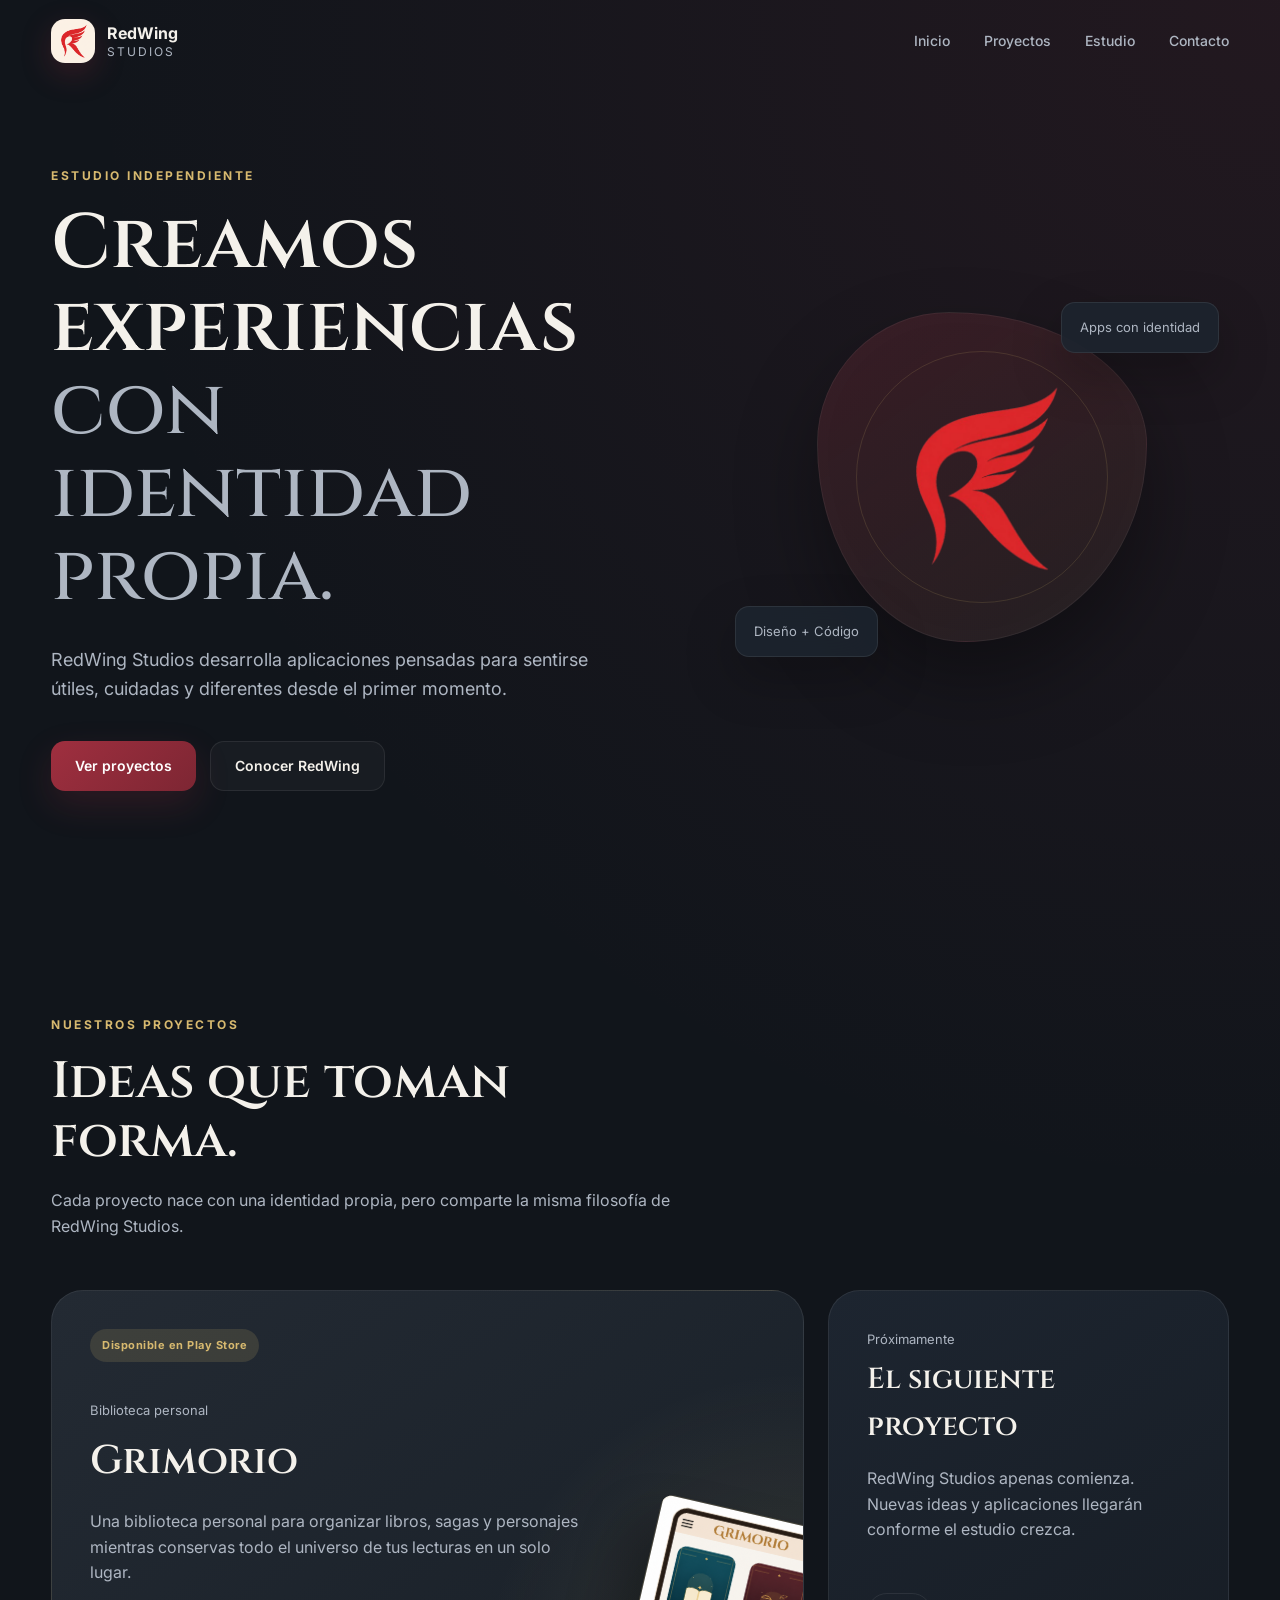
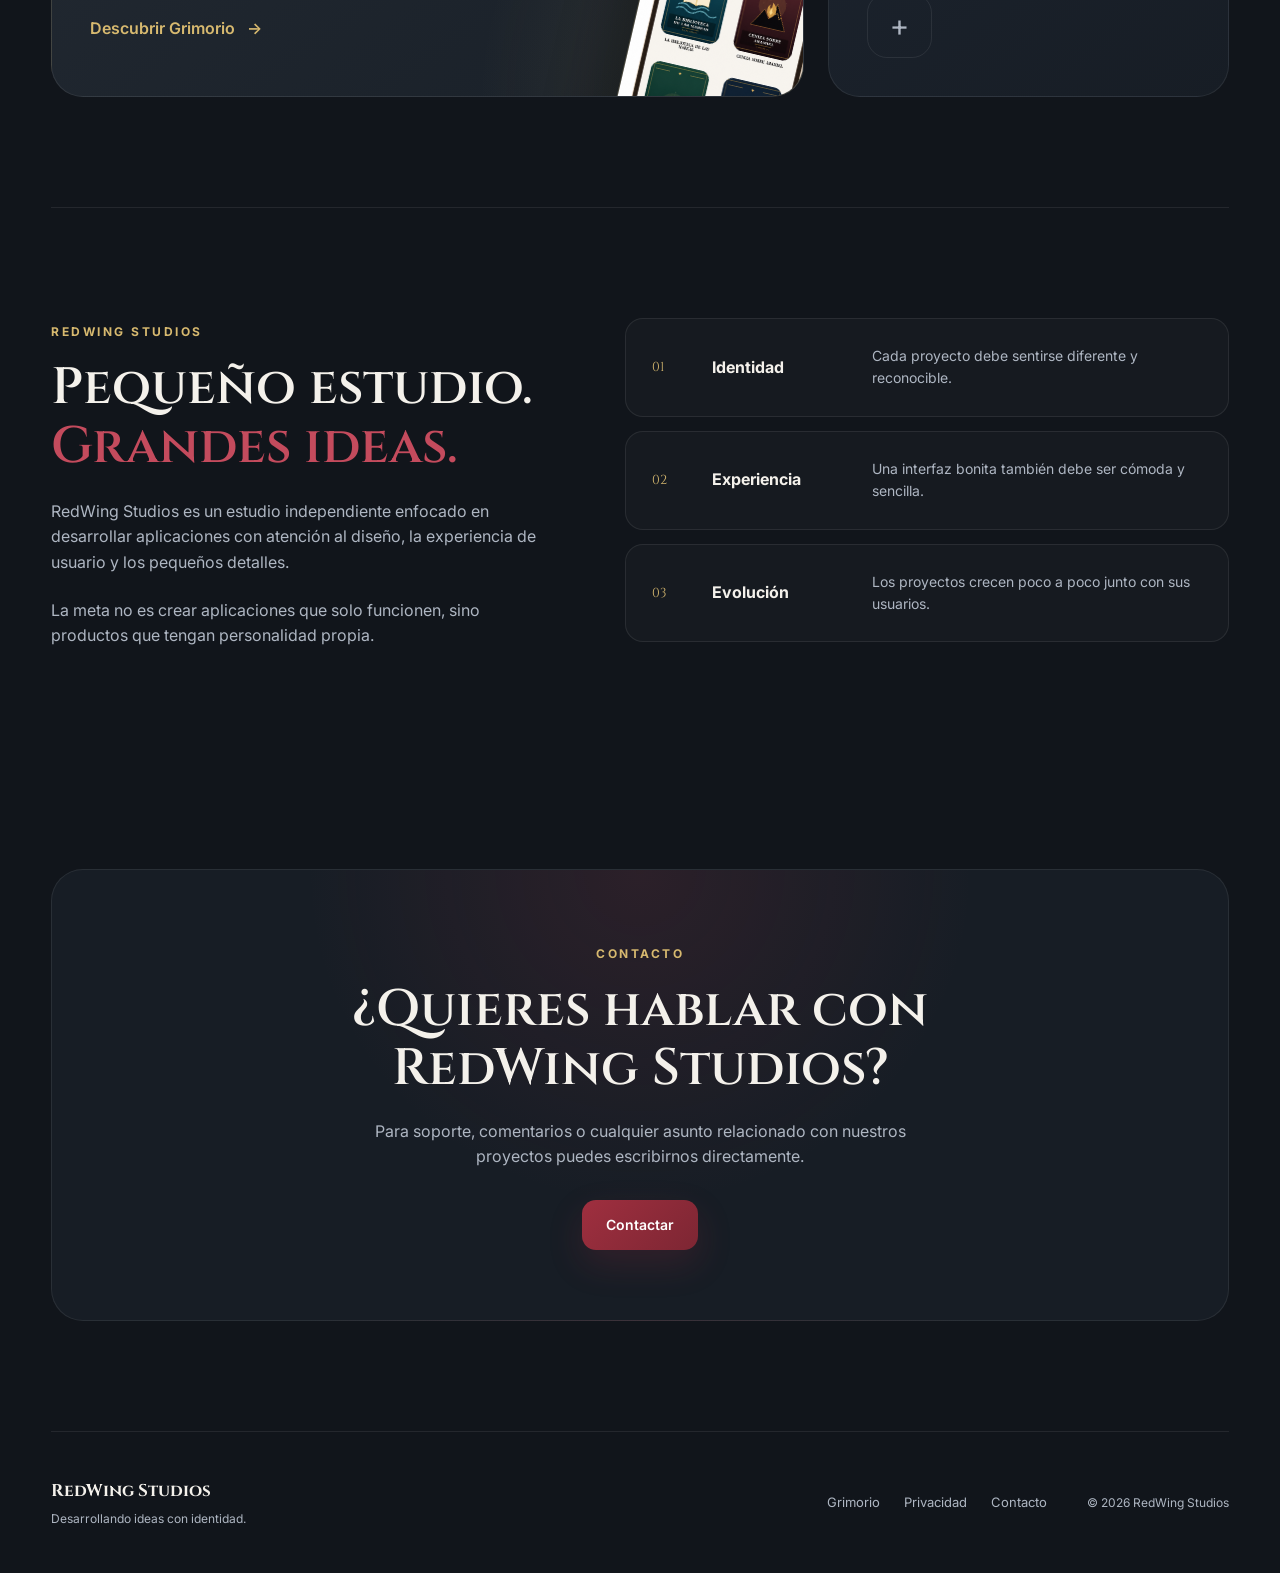
<file: index.html>
<!DOCTYPE html>
<html lang="es">
<head>
    <meta charset="UTF-8">

    <meta name="viewport" content="width=device-width, initial-scale=1.0">

    <title>RedWing Studios</title>

    <meta
        name="description"
        content="RedWing Studios es un estudio independiente dedicado al desarrollo de aplicaciones con identidad, diseño cuidado y una experiencia de usuario sencilla."
    >

    <meta name="theme-color" content="#11151b">

    <!-- Open Graph -->
    <meta property="og:title" content="RedWing Studios">

    <meta
        property="og:description"
        content="Aplicaciones con identidad propia, diseño cuidado y atención a los pequeños detalles."
    >

    <meta property="og:type" content="website">

    <!-- Se puede activar cuando la web tenga URL pública -->
    <!--
    <meta property="og:url" content="https://redwingstudios.com/">
    <meta property="og:image" content="https://redwingstudios.com/src/redwing_social.png">
    -->

    <!-- Favicon -->
    <link
        rel="icon"
        type="image/png"
        href="src/redwing_logo_nobg.png"
    >

    <!-- CSS -->
    <link
        rel="stylesheet"
        href="css/styles.css"
    >

    <!-- Google Fonts -->
    <link
        rel="preconnect"
        href="https://fonts.googleapis.com"
    >

    <link
        rel="preconnect"
        href="https://fonts.gstatic.com"
        crossorigin
    >

    <link
        href="https://fonts.googleapis.com/css2?family=Cinzel:wght@500;600;700&family=Inter:wght@400;500;600;700&display=swap"
        rel="stylesheet"
    >
</head>


<body>


<!-- =========================
     NAVBAR
========================= -->

<header class="navbar">

    <a
        href="#inicio"
        class="brand"
        aria-label="Ir al inicio de RedWing Studios"
    >

        <div class="brand-icon">

            <img
                src="src/redwing_logo.png"
                alt="Logotipo de RedWing Studios"
            >

        </div>


        <div class="brand-text">

            <span class="brand-name">
                RedWing
            </span>

            <span class="brand-subtitle">
                Studios
            </span>

        </div>

    </a>


    <nav
        class="nav-links"
        id="mainNavigation"
        aria-label="Navegación principal"
    >

        <a href="#inicio">
            Inicio
        </a>

        <a href="#proyectos">
            Proyectos
        </a>

        <a href="#estudio">
            Estudio
        </a>

        <a href="#contacto">
            Contacto
        </a>

    </nav>


    <button
        class="menu-button"
        id="menuButton"
        type="button"
        aria-label="Abrir menú"
        aria-controls="mainNavigation"
        aria-expanded="false"
    >
        ☰
    </button>

</header>



<main>


    <!-- =========================
         HERO
    ========================= -->

    <section
        class="hero"
        id="inicio"
    >

        <div class="hero-content">

            <span class="eyebrow">
                ESTUDIO INDEPENDIENTE
            </span>


            <h1>
                Creamos experiencias

                <span>
                    con identidad propia.
                </span>
            </h1>


            <p>
                RedWing Studios desarrolla aplicaciones pensadas para sentirse
                útiles, cuidadas y diferentes desde el primer momento.
            </p>


            <div class="hero-actions">

                <a
                    href="#proyectos"
                    class="button primary"
                >
                    Ver proyectos
                </a>


                <a
                    href="#estudio"
                    class="button secondary"
                >
                    Conocer RedWing
                </a>

            </div>

        </div>



        <div class="hero-visual">

            <div class="wing-symbol">

                <img
                    src="src/redwing_logo_nobg.png"
                    alt="Símbolo de RedWing Studios"
                >

            </div>


            <div class="floating-card card-one">
                Apps con identidad
            </div>


            <div class="floating-card card-two">
                Diseño + Código
            </div>

        </div>

    </section>



    <!-- =========================
         PROYECTOS
    ========================= -->

    <section
        class="section projects"
        id="proyectos"
    >

        <div class="section-heading">

            <span class="eyebrow">
                NUESTROS PROYECTOS
            </span>


            <h2>
                Ideas que toman forma.
            </h2>


            <p>
                Cada proyecto nace con una identidad propia, pero comparte
                la misma filosofía de RedWing Studios.
            </p>

        </div>



        <div class="projects-grid">


            <!-- GRIMORIO -->

            <article class="project-card grimorio-card">

                <div class="project-badge">
                    Disponible en Play Store
                </div>


                <div class="project-content">

                    <span class="project-type">
                        Biblioteca personal
                    </span>


                    <h3>
                        Grimorio
                    </h3>


                    <p>
                        Una biblioteca personal para organizar libros,
                        sagas y personajes mientras conservas todo el
                        universo de tus lecturas en un solo lugar.
                    </p>


                    <a
                        href="grimorio/index.html"
                        class="project-link"
                        aria-label="Descubrir Grimorio"
                    >

                        Descubrir Grimorio

                        <span aria-hidden="true">
                            →
                        </span>

                    </a>

                </div>


                <div
                    class="project-decoration"
                    aria-hidden="true"
                >

                    <div class="book-shape"></div>

                </div>

            </article>



            <!-- FUTURO -->

            <article class="project-card future-card">

                <div class="project-content">

                    <span class="project-type">
                        Próximamente
                    </span>


                    <h3>
                        El siguiente proyecto
                    </h3>


                    <p>
                        RedWing Studios apenas comienza. Nuevas ideas
                        y aplicaciones llegarán conforme el estudio crezca.
                    </p>

                </div>


                <div
                    class="future-symbol"
                    aria-hidden="true"
                >
                    +
                </div>

            </article>


        </div>

    </section>



    <!-- =========================
         ESTUDIO
    ========================= -->

    <section
        class="section studio"
        id="estudio"
    >

        <div class="studio-grid">


            <div class="studio-copy">

                <span class="eyebrow">
                    REDWING STUDIOS
                </span>


                <h2>
                    Pequeño estudio.

                    <span>
                        Grandes ideas.
                    </span>
                </h2>


                <p>
                    RedWing Studios es un estudio independiente enfocado
                    en desarrollar aplicaciones con atención al diseño,
                    la experiencia de usuario y los pequeños detalles.
                </p>


                <p>
                    La meta no es crear aplicaciones que solo funcionen,
                    sino productos que tengan personalidad propia.
                </p>

            </div>



            <div class="values">


                <div class="value-card">

                    <span>
                        01
                    </span>

                    <h3>
                        Identidad
                    </h3>

                    <p>
                        Cada proyecto debe sentirse diferente y reconocible.
                    </p>

                </div>



                <div class="value-card">

                    <span>
                        02
                    </span>

                    <h3>
                        Experiencia
                    </h3>

                    <p>
                        Una interfaz bonita también debe ser cómoda y sencilla.
                    </p>

                </div>



                <div class="value-card">

                    <span>
                        03
                    </span>

                    <h3>
                        Evolución
                    </h3>

                    <p>
                        Los proyectos crecen poco a poco junto con sus usuarios.
                    </p>

                </div>


            </div>

        </div>

    </section>



    <!-- =========================
         CONTACTO
    ========================= -->

    <section
        class="section contact"
        id="contacto"
    >

        <div class="contact-box">

            <span class="eyebrow">
                CONTACTO
            </span>


            <h2>
                ¿Quieres hablar con RedWing Studios?
            </h2>


            <p>
                Para soporte, comentarios o cualquier asunto relacionado
                con nuestros proyectos puedes escribirnos directamente.
            </p>


            <a
                href="mailto:redwingstudios805@gmail.com"
                class="button primary"
            >
                Contactar
            </a>

        </div>

    </section>


</main>



<!-- =========================
     FOOTER
========================= -->

<footer>

    <div>

        <strong>
            RedWing Studios
        </strong>

        <p>
            Desarrollando ideas con identidad.
        </p>

    </div>


    <div class="footer-links">

        <a href="grimorio/index.html">
            Grimorio
        </a>

        <a href="privacidad/grimorio.html">
            Privacidad
        </a>

        <a href="mailto:redwingstudios805@gmail.com">
            Contacto
        </a>

    </div>


    <p class="copyright">
        © 2026 RedWing Studios
    </p>

</footer>



<script src="js/main.js"></script>

</body>
</html>
</file>
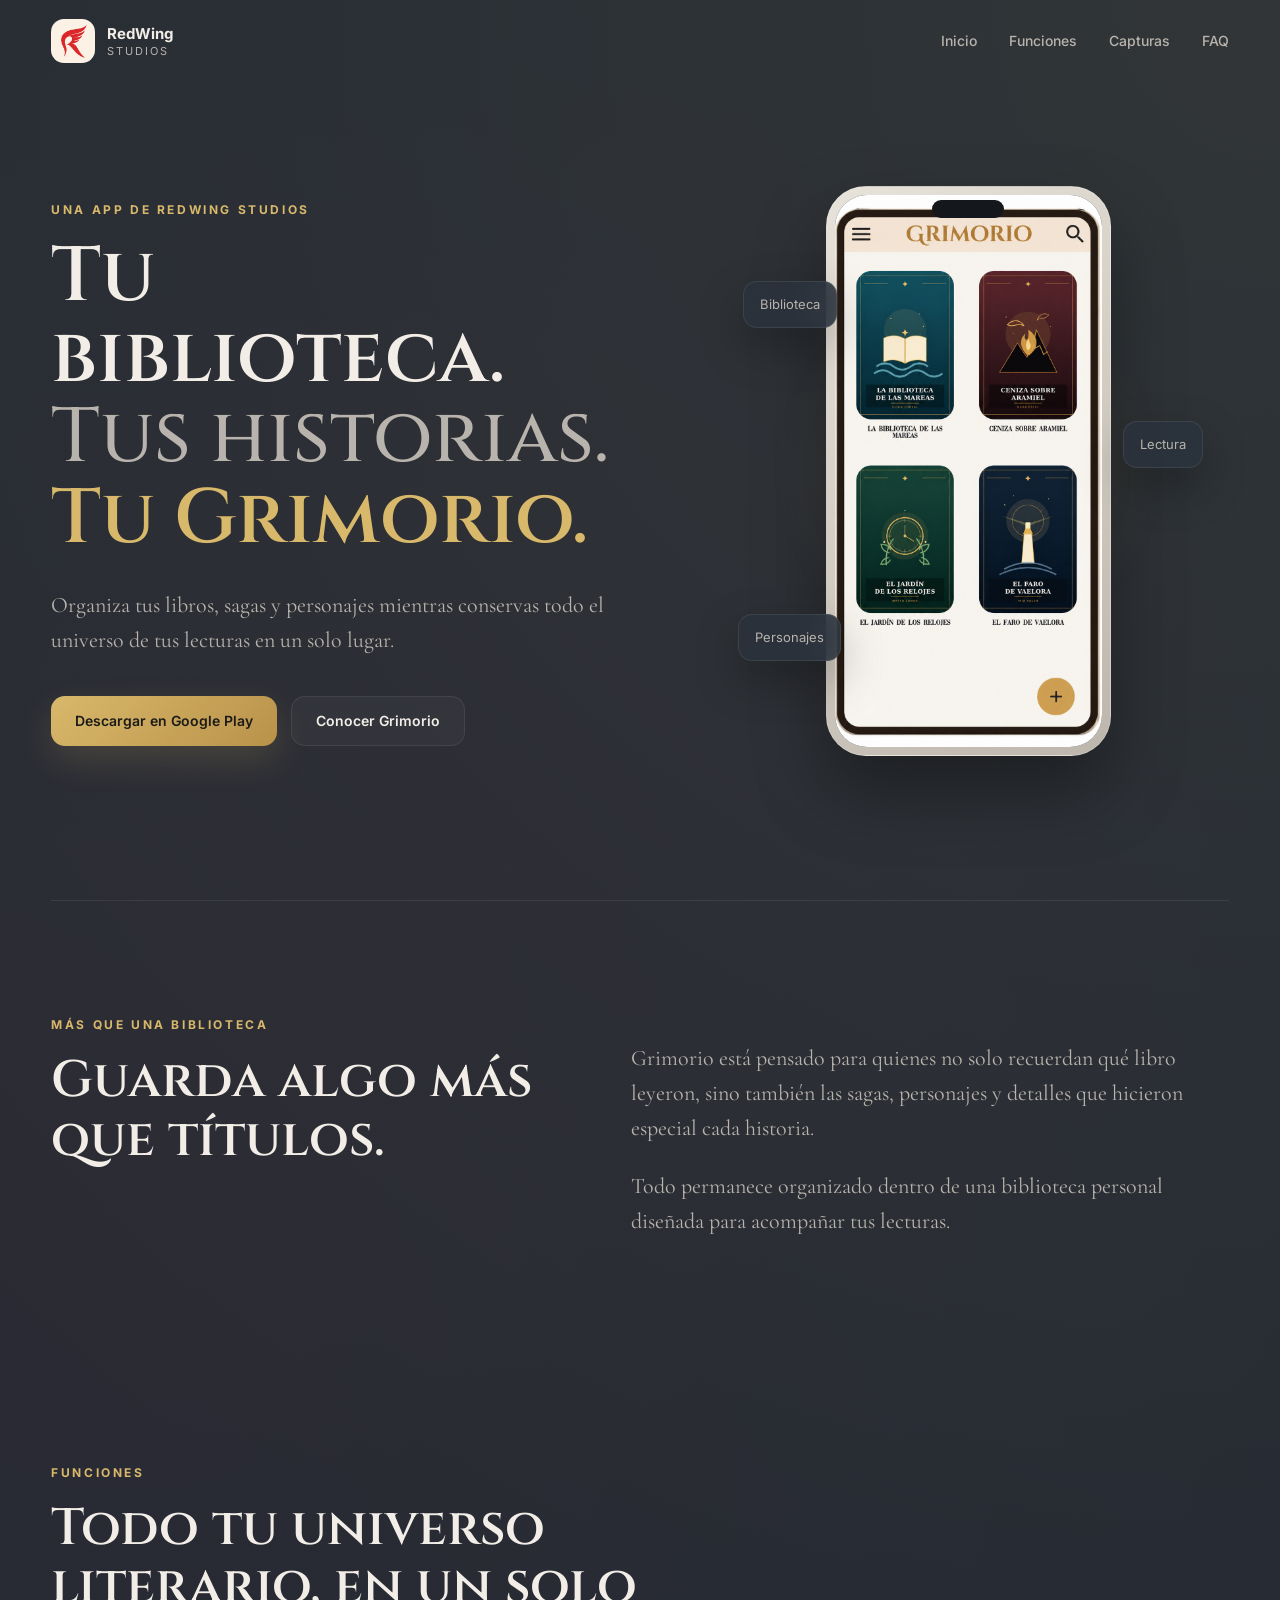
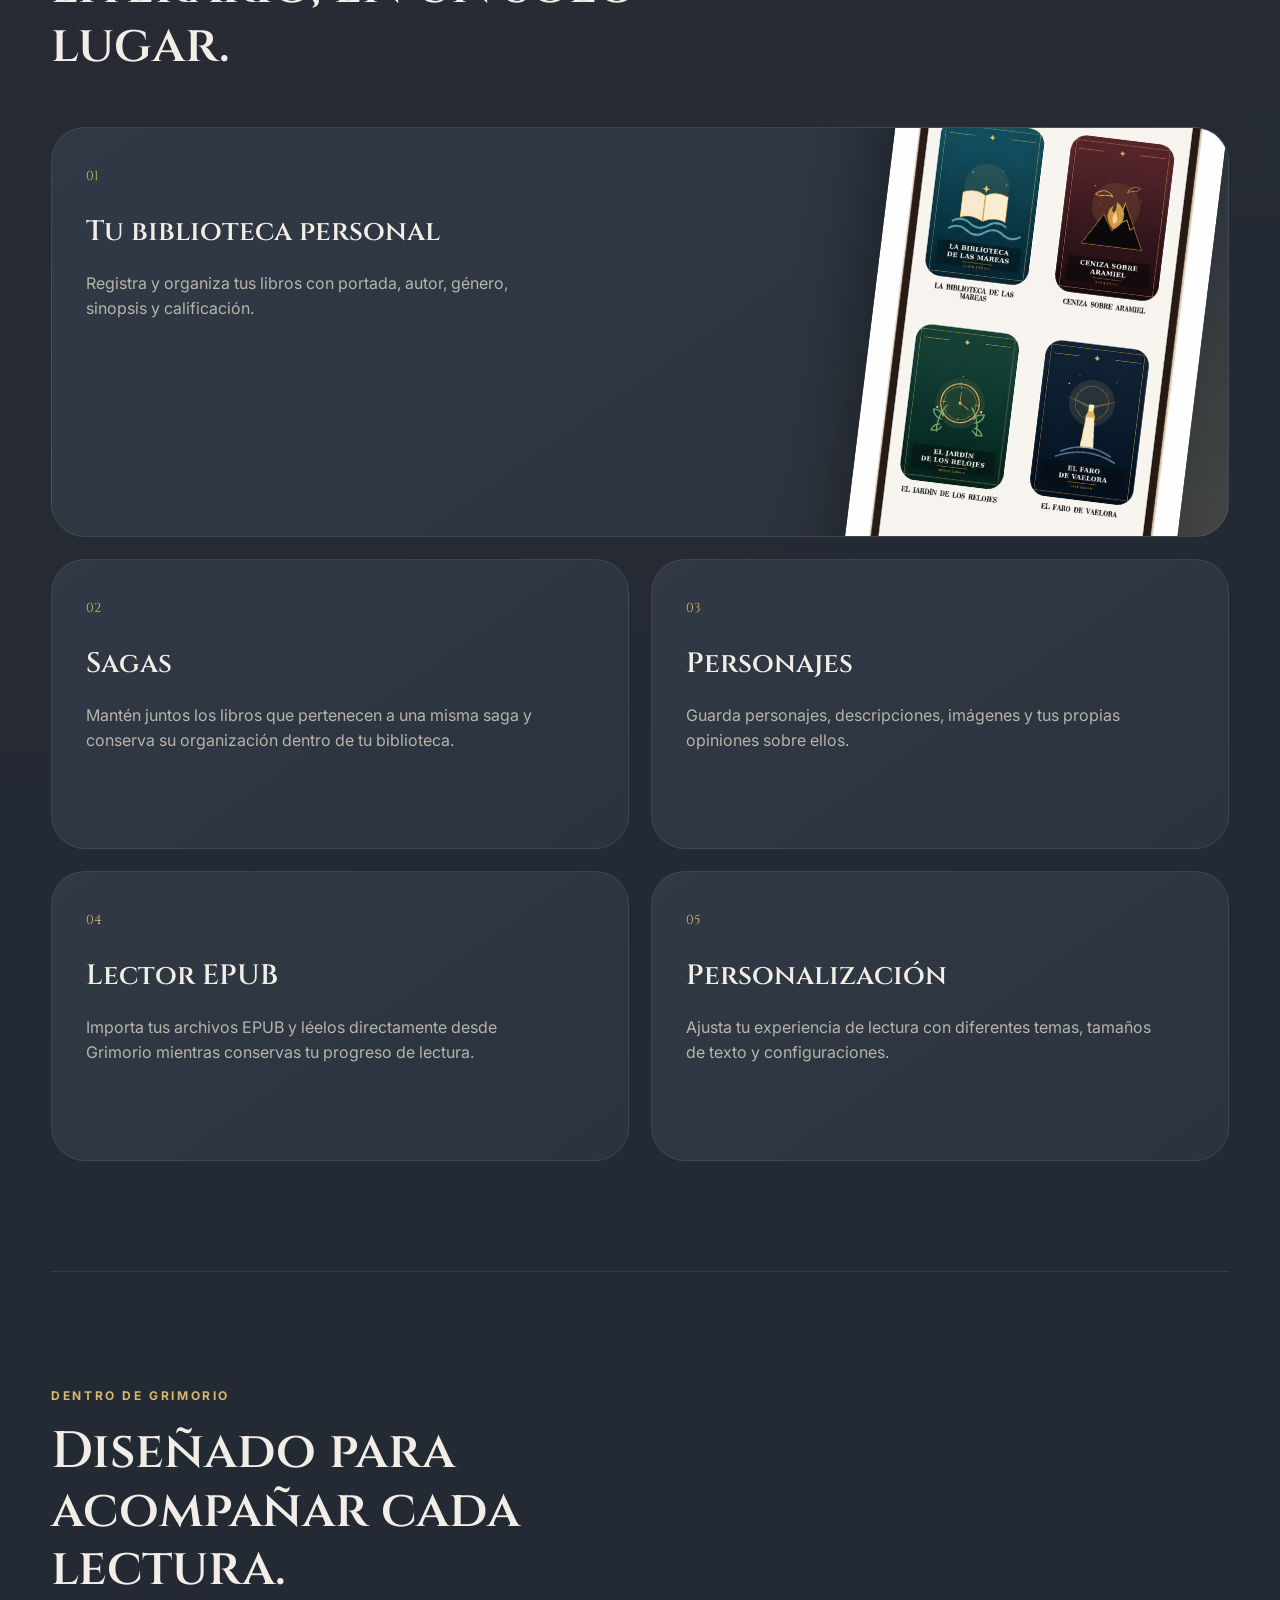
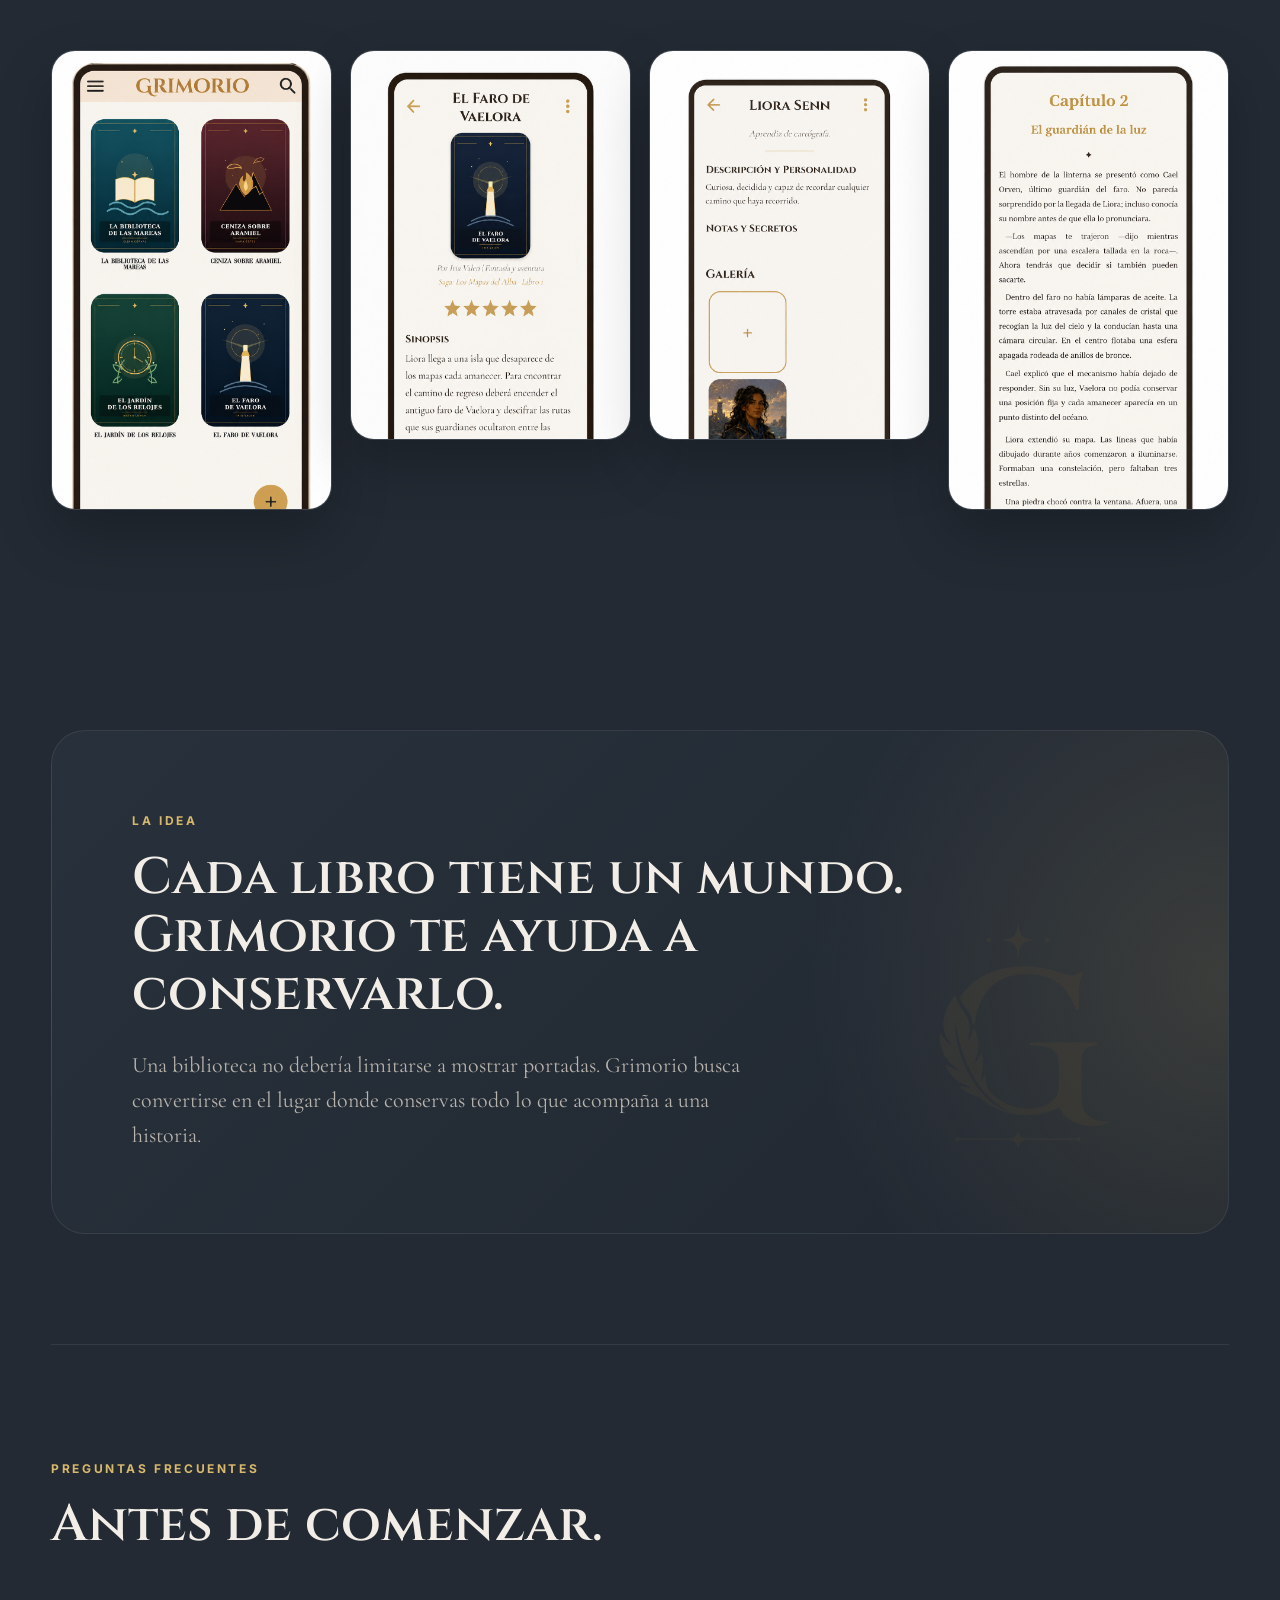
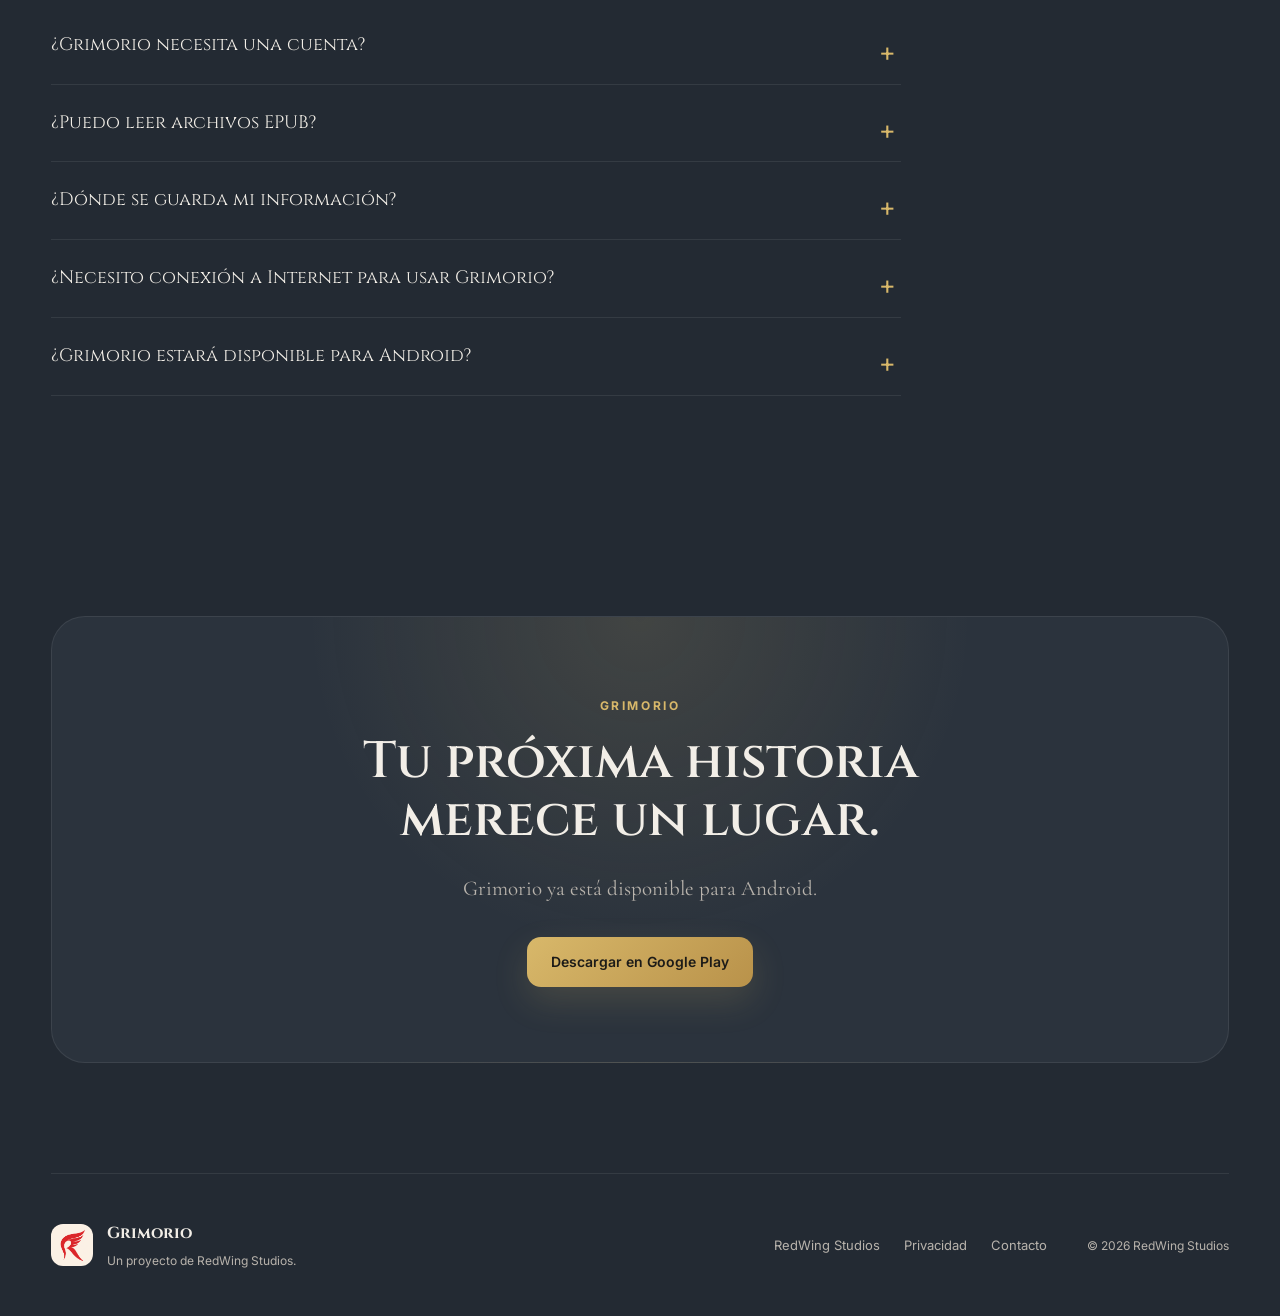
<file: grimorio/index.html>
<!DOCTYPE html>
<html lang="es">

<head>

    <meta charset="UTF-8">

    <meta
        name="viewport"
        content="width=device-width, initial-scale=1.0"
    >

    <title>Grimorio | RedWing Studios</title>


    <!-- =========================
         SEO
    ========================= -->

    <meta
        name="description"
        content="Grimorio es una biblioteca personal y lector EPUB para Android. Organiza libros, sagas y personajes, guarda tu progreso de lectura, notas, marcadores y resaltados."
    >

    <meta
        name="theme-color"
        content="#232A33"
    >


    <!-- =========================
         OPEN GRAPH
         Se completará cuando
         tengamos la URL pública
    ========================= -->

    <meta
        property="og:title"
        content="Grimorio | RedWing Studios"
    >

    <meta
        property="og:description"
        content="Tu biblioteca personal para organizar libros, sagas y personajes y conservar el universo de tus lecturas."
    >

    <meta
        property="og:type"
        content="website"
    >

    <!--
    Cuando publiquemos la web:

    <meta
        property="og:url"
        content="https://TU-SITIO/grimorio/"
    >

    <meta
        property="og:image"
        content="https://TU-SITIO/src/grimorio_social.png"
    >
    -->


    <!-- =========================
         FAVICON
    ========================= -->

    <!--
    Si tu logo de Grimorio se llama diferente,
    cambia únicamente esta ruta.
    -->

    <link
        rel="icon"
        type="image/png"
        href="../src/icon_app.png"
    >


    <!-- =========================
         CSS
    ========================= -->

    <link
        rel="stylesheet"
        href="../css/grimorio.css"
    >


    <!-- =========================
         GOOGLE FONTS
    ========================= -->

    <link
        rel="preconnect"
        href="https://fonts.googleapis.com"
    >

    <link
        rel="preconnect"
        href="https://fonts.gstatic.com"
        crossorigin
    >

    <link
        href="https://fonts.googleapis.com/css2?family=Cinzel:wght@500;600;700&family=Cormorant+Garamond:wght@400;500;600&family=Inter:wght@400;500;600&display=swap"
        rel="stylesheet"
    >

</head>



<body>


<!-- =========================
     NAVBAR
========================= -->

<header class="grimorio-navbar">


    <a
        href="../index.html"
        class="studio-brand"
        aria-label="Volver a RedWing Studios"
    >

        <img
            src="../src/redwing_logo.png"
            alt="Logotipo de RedWing Studios"
        >


        <div>

            <span class="studio-name">
                RedWing
            </span>

            <span class="studio-subtitle">
                Studios
            </span>

        </div>

    </a>



    <nav
        class="grimorio-nav-links"
        id="grimorioNavigation"
        aria-label="Navegación de Grimorio"
    >

        <a href="#inicio">
            Inicio
        </a>

        <a href="#funciones">
            Funciones
        </a>

        <a href="#capturas">
            Capturas
        </a>

        <a href="#faq">
            FAQ
        </a>

    </nav>



    <button
        class="grimorio-menu-button"
        id="grimorioMenuButton"
        type="button"
        aria-label="Abrir menú"
        aria-controls="grimorioNavigation"
        aria-expanded="false"
    >
        ☰
    </button>


</header>



<main>


    <!-- =========================
         HERO
    ========================= -->

    <section
        class="grimorio-hero"
        id="inicio"
    >


        <div class="grimorio-hero-copy">


            <span class="grimorio-eyebrow">
                UNA APP DE REDWING STUDIOS
            </span>


            <h1>

                Tu biblioteca.

                <span>
                    Tus historias.
                </span>

                <strong>
                    Tu Grimorio.
                </strong>

            </h1>


            <p>
                Organiza tus libros, sagas y personajes mientras conservas
                todo el universo de tus lecturas en un solo lugar.
            </p>


            <div class="grimorio-actions">


                <!--
                Por ahora es un span y no un enlace.
                Así no manda al inicio al hacer clic.
                -->

                <a
    href="https://play.google.com/store/apps/details?id=com.grimorio.redwingstudios"
    class="grimorio-button primary"
    target="_blank"
    rel="noopener noreferrer"
>
    Descargar en Google Play
</a>


                <a
                    href="#funciones"
                    class="grimorio-button secondary"
                >
                    Conocer Grimorio
                </a>


            </div>

        </div>



        <div class="grimorio-hero-visual">


            <div class="phone-frame">


                <div class="phone-screen">

                    <img
                        class="grimorio-screenshot"
                        src="../src/biblioteca_grimorio.png"
                        alt="Pantalla de biblioteca principal de Grimorio"
                    >

                </div>


            </div>



            <div
                class="floating-tag tag-library"
                aria-hidden="true"
            >
                Biblioteca
            </div>


            <div
                class="floating-tag tag-reading"
                aria-hidden="true"
            >
                Lectura
            </div>


            <div
                class="floating-tag tag-characters"
                aria-hidden="true"
            >
                Personajes
            </div>


        </div>


    </section>



    <!-- =========================
         INTRO
    ========================= -->

    <section class="grimorio-section intro-section">


        <div class="intro-grid">


            <div>


                <span class="grimorio-eyebrow">
                    MÁS QUE UNA BIBLIOTECA
                </span>


                <h2>
                    Guarda algo más
                    que títulos.
                </h2>


            </div>



            <div class="intro-copy">


                <p>
                    Grimorio está pensado para quienes no solo recuerdan
                    qué libro leyeron, sino también las sagas, personajes
                    y detalles que hicieron especial cada historia.
                </p>


                <p>
                    Todo permanece organizado dentro de una biblioteca
                    personal diseñada para acompañar tus lecturas.
                </p>


            </div>


        </div>


    </section>



    <!-- =========================
         FUNCIONES
    ========================= -->

    <section
        class="grimorio-section features-section"
        id="funciones"
    >


        <div class="section-heading">


            <span class="grimorio-eyebrow">
                FUNCIONES
            </span>


            <h2>
                Todo tu universo literario,
                en un solo lugar.
            </h2>


        </div>



        <div class="features-grid">


            <!-- BIBLIOTECA -->

            <article class="feature-card feature-main">


                <span class="feature-number">
                    01
                </span>


                <h3>
                    Tu biblioteca personal
                </h3>


                <p>
                    Registra y organiza tus libros con portada, autor,
                    género, sinopsis y calificación.
                </p>


                <div class="feature-image">

                    <img
                        src="../src/biblioteca_grimorio.png"
                        alt="Biblioteca personal de Grimorio"
                        loading="lazy"
                    >

                </div>


            </article>



            <!-- SAGAS -->

            <article class="feature-card">


                <span class="feature-number">
                    02
                </span>


                <h3>
                    Sagas
                </h3>


                <p>
                    Mantén juntos los libros que pertenecen a una misma saga
                    y conserva su organización dentro de tu biblioteca.
                </p>


            </article>



            <!-- PERSONAJES -->

            <article class="feature-card">


                <span class="feature-number">
                    03
                </span>


                <h3>
                    Personajes
                </h3>


                <p>
                    Guarda personajes, descripciones, imágenes y tus propias
                    opiniones sobre ellos.
                </p>


            </article>



            <!-- LECTOR EPUB -->

            <article class="feature-card">


                <span class="feature-number">
                    04
                </span>


                <h3>
                    Lector EPUB
                </h3>


                <p>
                    Importa tus archivos EPUB y léelos directamente desde
                    Grimorio mientras conservas tu progreso de lectura.
                </p>


            </article>



            <!-- PERSONALIZACIÓN -->

            <article class="feature-card">


                <span class="feature-number">
                    05
                </span>


                <h3>
                    Personalización
                </h3>


                <p>
                    Ajusta tu experiencia de lectura con diferentes temas,
                    tamaños de texto y configuraciones.
                </p>


            </article>


        </div>


    </section>



    <!-- =========================
         CAPTURAS
    ========================= -->

    <section
        class="grimorio-section screenshots-section"
        id="capturas"
    >


        <div class="section-heading">


            <span class="grimorio-eyebrow">
                DENTRO DE GRIMORIO
            </span>


            <h2>
                Diseñado para acompañar
                cada lectura.
            </h2>


        </div>



        <div class="screenshots-grid">


            <!-- BIBLIOTECA -->

            <figure class="screenshot-card tall">

                <img
                    src="../src/biblioteca_grimorio.png"
                    alt="Pantalla de biblioteca de Grimorio"
                    loading="lazy"
                >

            </figure>



            <!-- DETALLE DE LIBRO -->

            <figure class="screenshot-card">

                <img
                    src="../src/detalle_libro_grimorio.png"
                    alt="Pantalla de detalles de un libro en Grimorio"
                    loading="lazy"
                >

            </figure>



            <!-- PERSONAJES -->

            <figure class="screenshot-card">

                <img
                    src="../src/personajes_grimorio.png"
                    alt="Pantalla de personajes de Grimorio"
                    loading="lazy"
                >

            </figure>



            <!-- LECTOR EPUB -->

            <figure class="screenshot-card tall">

                <img
                    src="../src/lector_epub_grimorio.png"
                    alt="Lector EPUB de Grimorio"
                    loading="lazy"
                >

            </figure>


        </div>


    </section>



    <!-- =========================
         FILOSOFÍA
    ========================= -->

    <section class="grimorio-section philosophy-section">


        <div class="philosophy-box">


            <span class="grimorio-eyebrow">
                LA IDEA
            </span>


            <h2>
                Cada libro tiene un mundo.
                Grimorio te ayuda a conservarlo.
            </h2>


            <p>
                Una biblioteca no debería limitarse a mostrar portadas.
                Grimorio busca convertirse en el lugar donde conservas
                todo lo que acompaña a una historia.
            </p>


        </div>


    </section>



    <!-- =========================
         FAQ
    ========================= -->

    <section
        class="grimorio-section faq-section"
        id="faq"
    >


        <div class="section-heading">


            <span class="grimorio-eyebrow">
                PREGUNTAS FRECUENTES
            </span>


            <h2>
                Antes de comenzar.
            </h2>


        </div>



        <div class="faq-list">


            <details>

                <summary>
                    ¿Grimorio necesita una cuenta?
                </summary>

                <p>
                    No. Grimorio funciona de manera local y actualmente
                    no requiere crear una cuenta.
                </p>

            </details>



            <details>

                <summary>
                    ¿Puedo leer archivos EPUB?
                </summary>

                <p>
                    Sí. Puedes importar archivos EPUB y utilizarlos
                    directamente dentro del lector de Grimorio.
                </p>

            </details>



            <details>

                <summary>
                    ¿Dónde se guarda mi información?
                </summary>

                <p>
                    La biblioteca, los libros, personajes, notas, marcadores,
                    resaltados y demás información creada en Grimorio se
                    almacenan principalmente de forma local en tu dispositivo.
                </p>

            </details>



            <details>

                <summary>
                    ¿Necesito conexión a Internet para usar Grimorio?
                </summary>

                <p>
                    Las funciones principales de tu biblioteca y lector
                    funcionan con la información almacenada localmente.
                    Algunas funciones o servicios externos pueden requerir
                    conexión a Internet.
                </p>

            </details>



            <details>

                <summary>
                    ¿Grimorio estará disponible para Android?
                </summary>

                <p>
                    Sí. Grimorio está desarrollado inicialmente para Android.
                </p>

            </details>


        </div>


    </section>



    <!-- =========================
         CTA FINAL
    ========================= -->

    <section class="grimorio-section final-cta">


        <div class="final-cta-box">


            <span class="grimorio-eyebrow">
                GRIMORIO
            </span>


            <h2>
                Tu próxima historia
                merece un lugar.
            </h2>


            <p>
                Grimorio ya está disponible para Android.
            </p>


            <a
    href="https://play.google.com/store/apps/details?id=com.grimorio.redwingstudios"
    class="grimorio-button primary"
    target="_blank"
    rel="noopener noreferrer"
>
    Descargar en Google Play
</a>


        </div>


    </section>


</main>



<!-- =========================
     FOOTER
========================= -->

<footer class="grimorio-footer">


    <div class="grimorio-footer-brand">


        <a
            href="../index.html"
            aria-label="Ir a RedWing Studios"
        >

            <img
                src="../src/redwing_logo.png"
                alt="Logotipo de RedWing Studios"
                loading="lazy"
            >

        </a>


        <div>

            <strong>
                Grimorio
            </strong>

            <p>
                Un proyecto de RedWing Studios.
            </p>

        </div>


    </div>



    <div class="grimorio-footer-links">


        <a href="../index.html">
            RedWing Studios
        </a>


        <a href="../privacidad/grimorio.html">
            Privacidad
        </a>


        <a href="mailto:redwingstudios805@gmail.com">
            Contacto
        </a>


    </div>



    <p class="grimorio-copyright">
        © 2026 RedWing Studios
    </p>


</footer>



<script src="../js/main.js"></script>


</body>

</html>
</file>
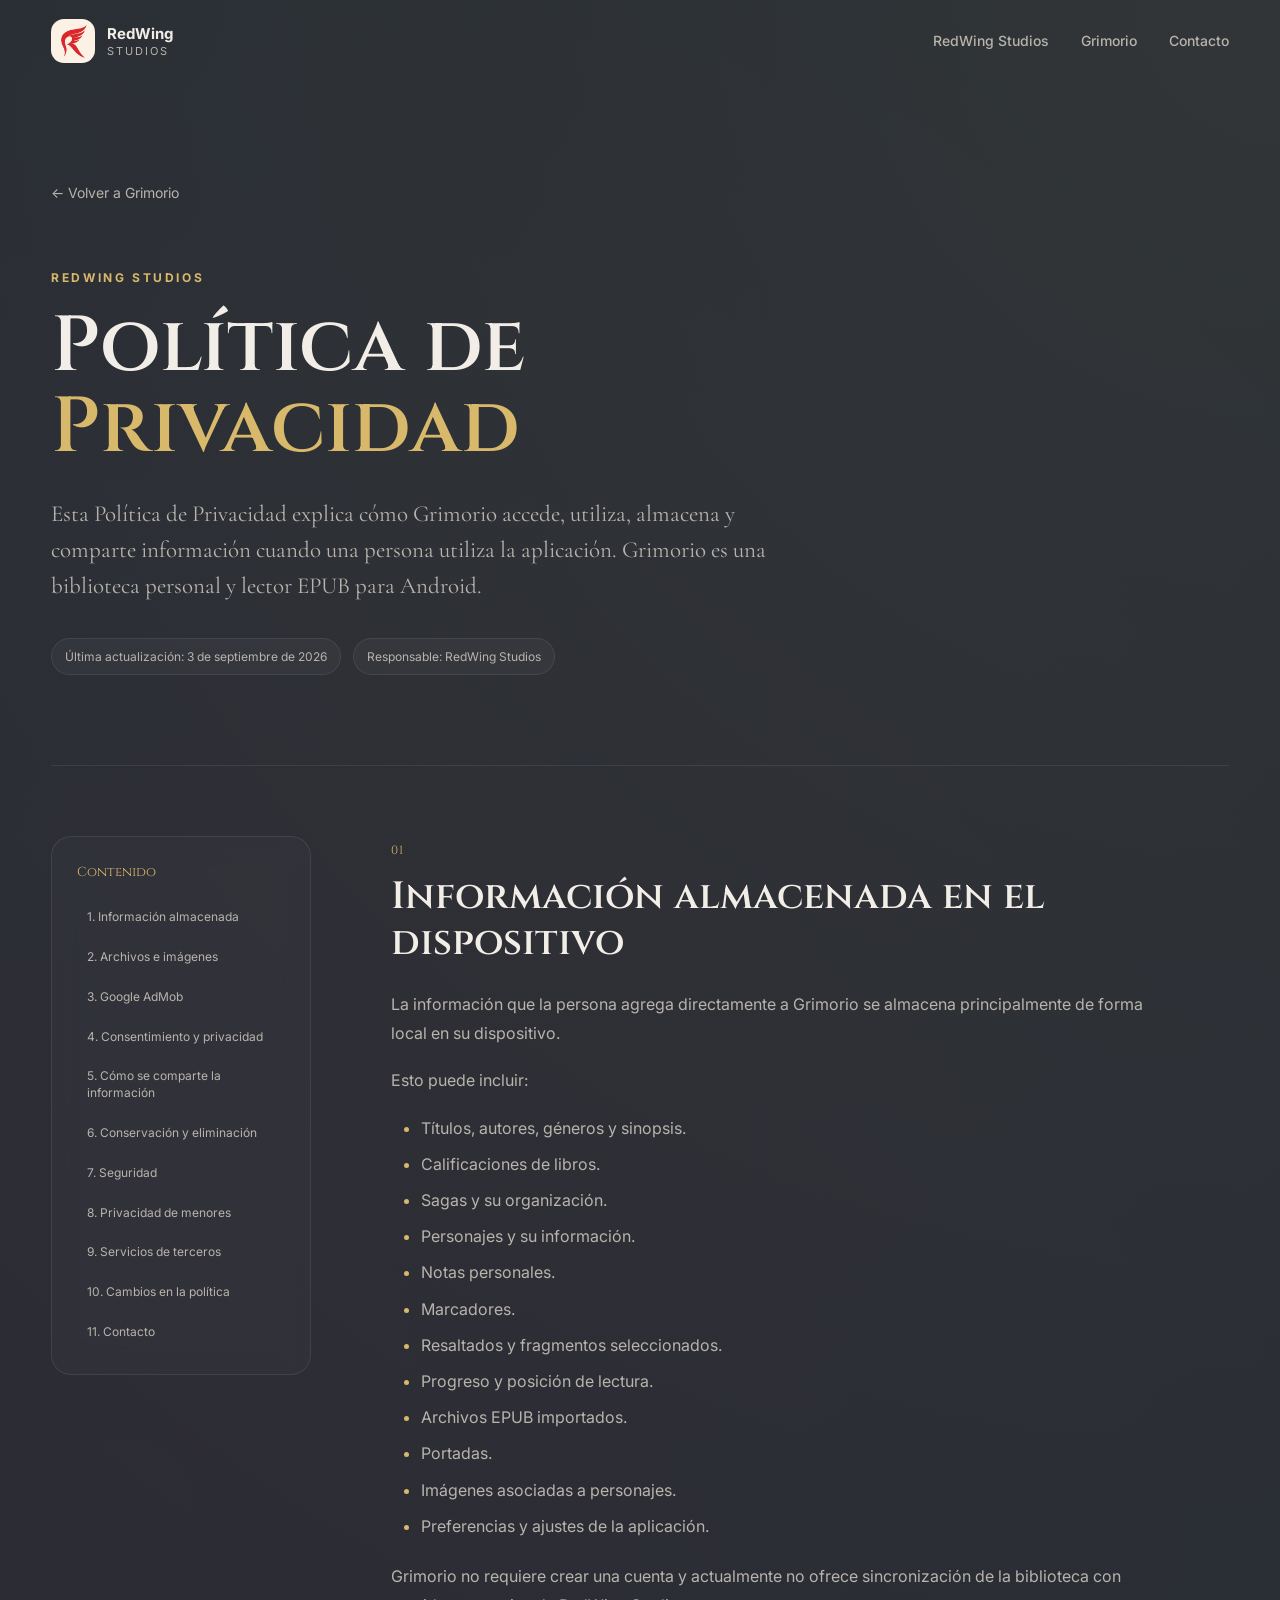
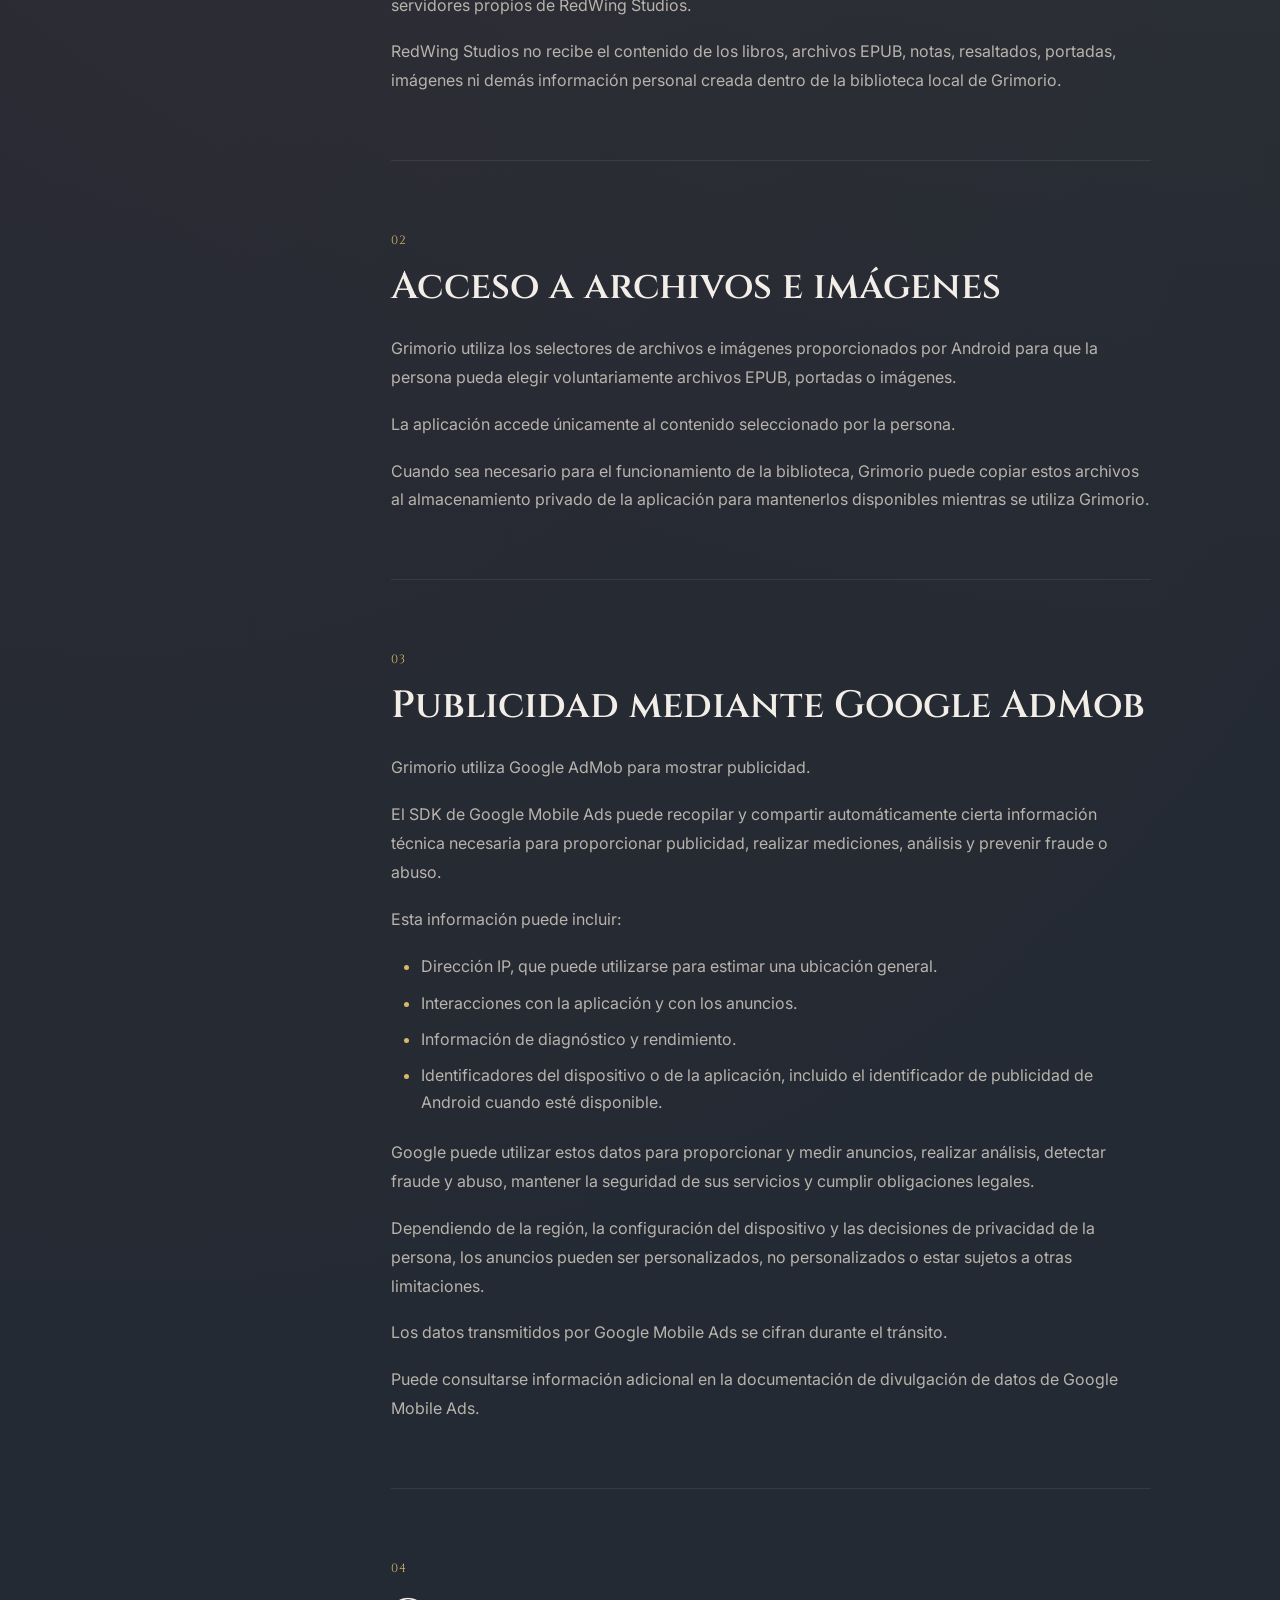
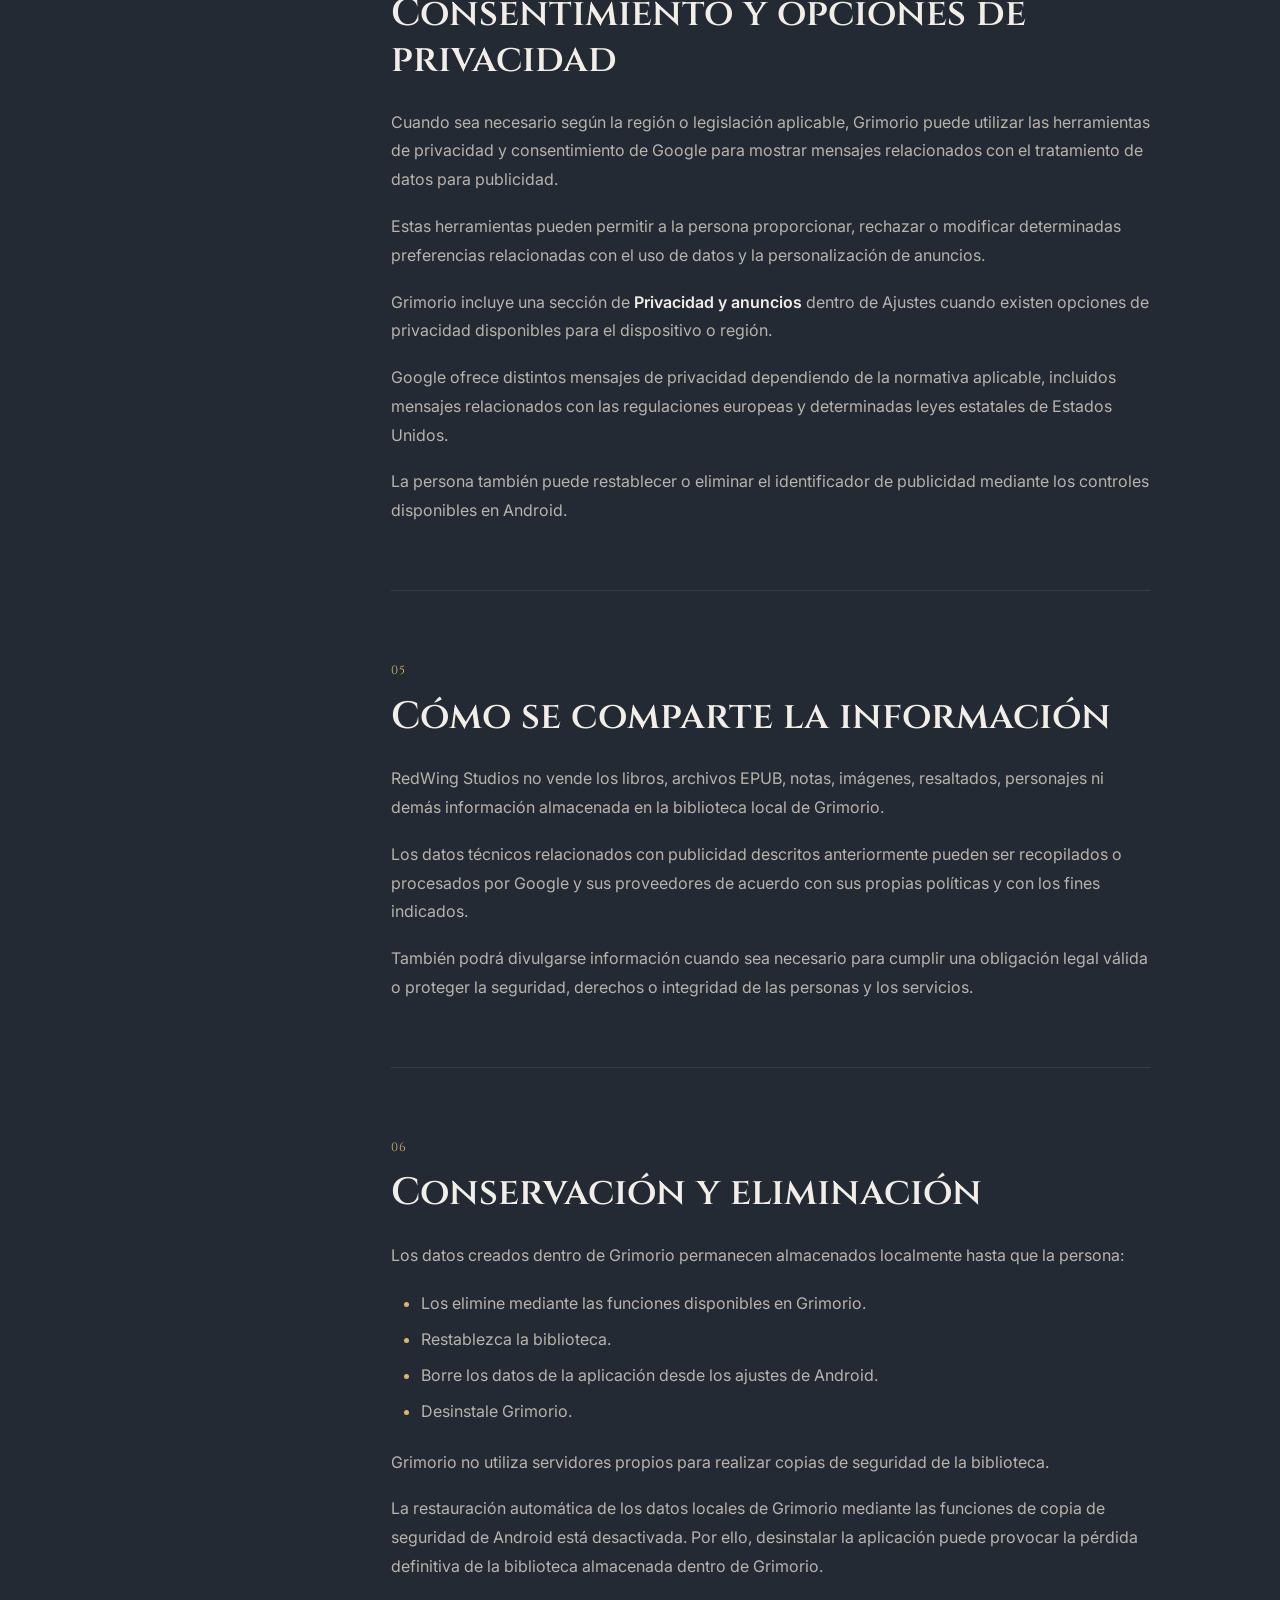
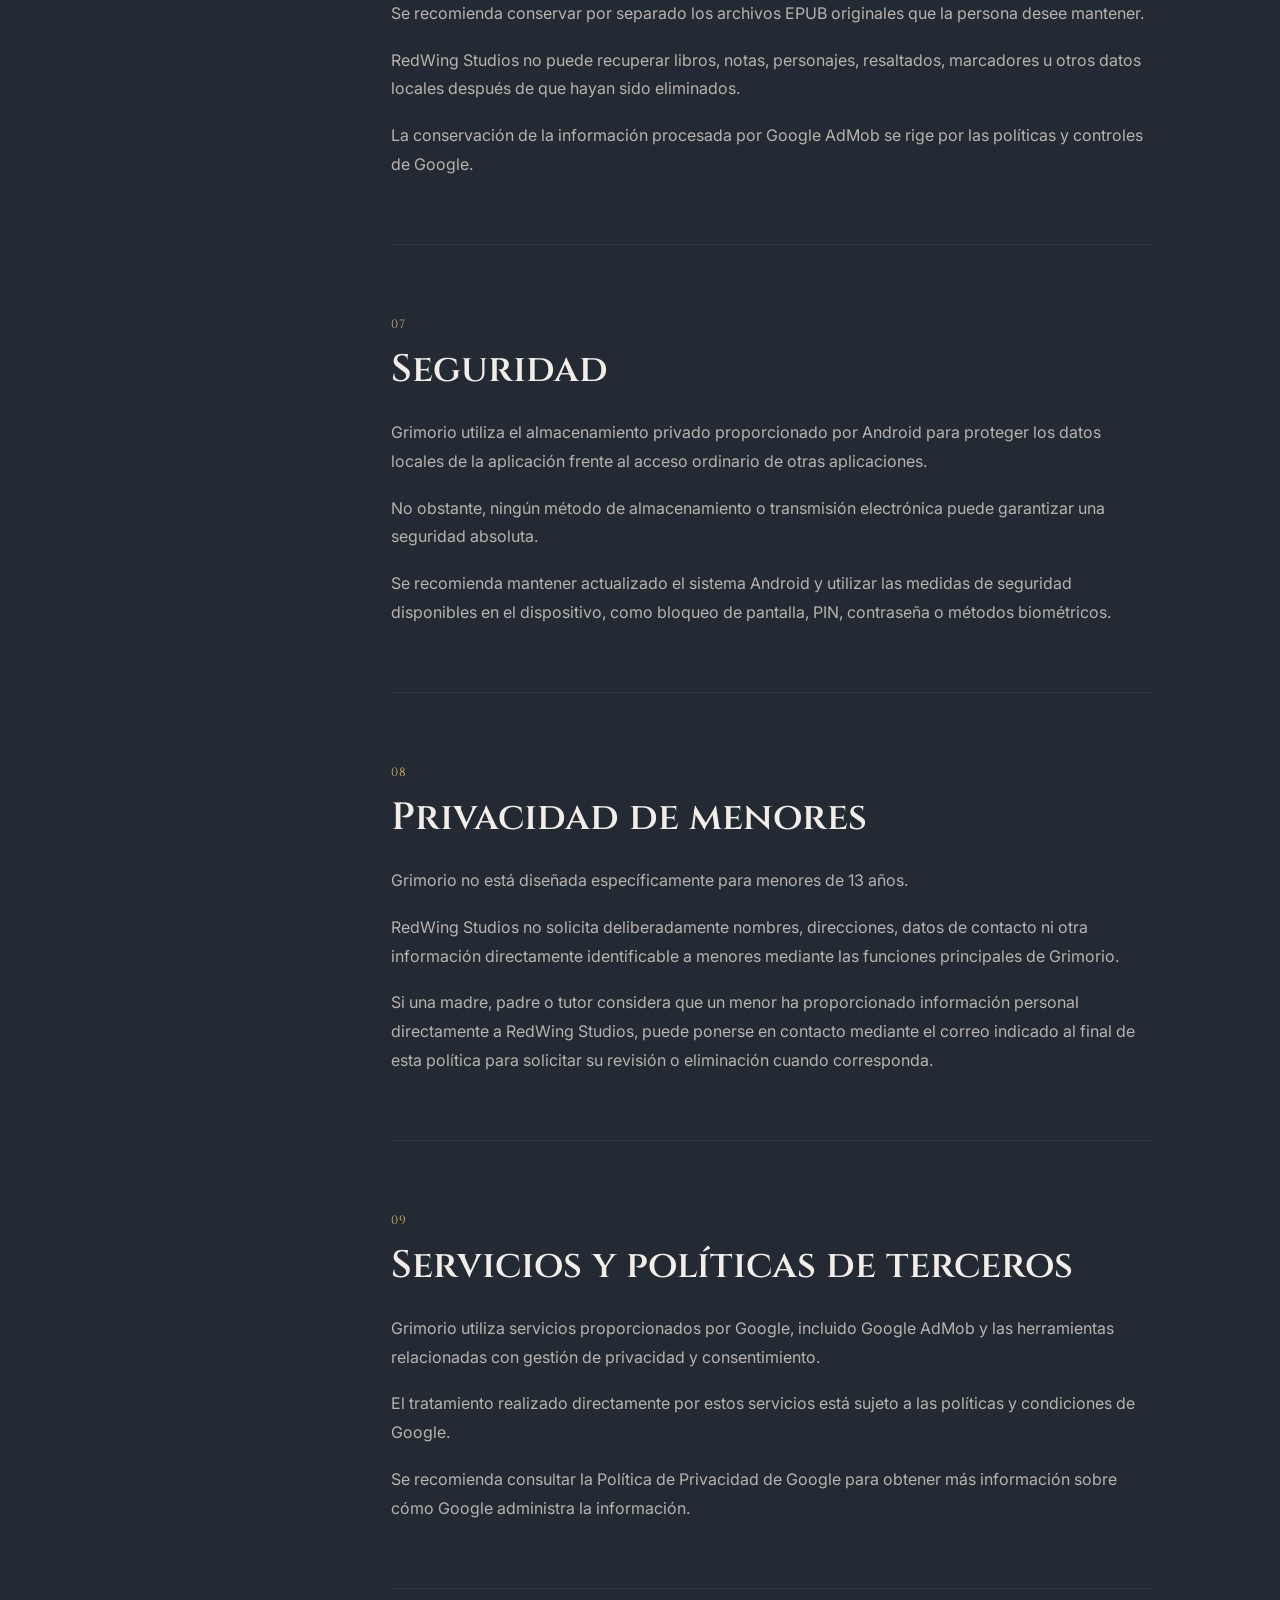
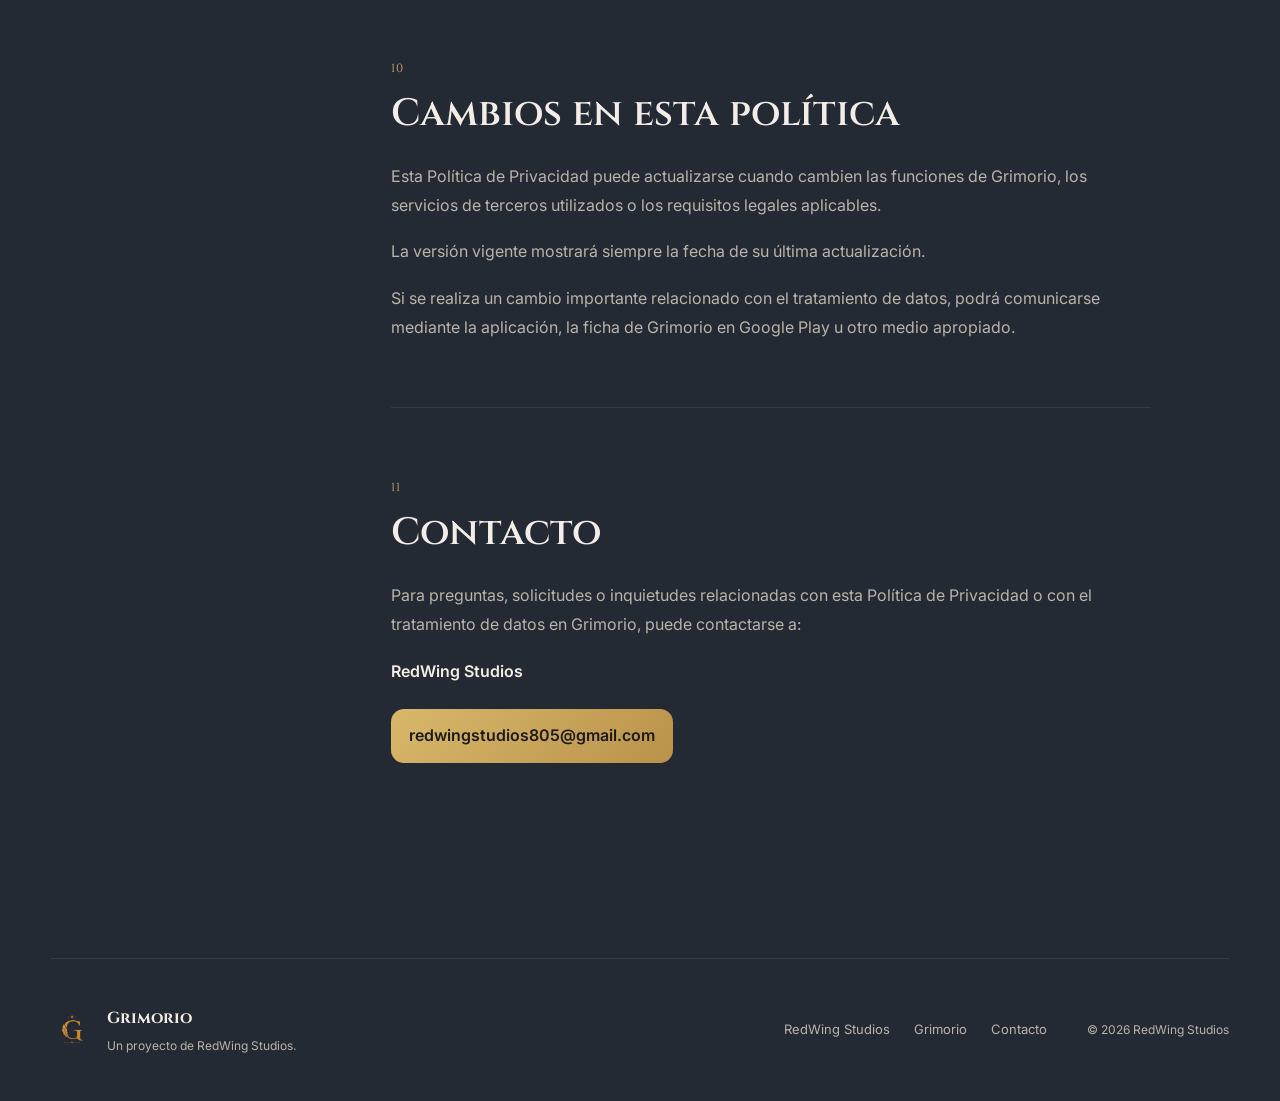
<file: privacidad/grimorio.html>
<!DOCTYPE html>
<html lang="es">

<head>

    <meta charset="UTF-8">

    <meta
        name="viewport"
        content="width=device-width, initial-scale=1.0"
    >

    <title>Política de Privacidad | Grimorio</title>


    <!-- =========================
         SEO
    ========================= -->

    <meta
        name="description"
        content="Política de Privacidad de Grimorio, una biblioteca personal y lector EPUB para Android desarrollada por RedWing Studios."
    >

    <meta
        name="theme-color"
        content="#232A33"
    >


    <!-- =========================
         OPEN GRAPH
    ========================= -->

    <meta
        property="og:title"
        content="Política de Privacidad | Grimorio"
    >

    <meta
        property="og:description"
        content="Consulta cómo Grimorio accede, utiliza, almacena y comparte información."
    >

    <meta
        property="og:type"
        content="website"
    >

    <!--
    Cuando publiquemos la web:

    <meta
        property="og:url"
        content="https://TU-SITIO/privacidad/grimorio.html"
    >

    <meta
        property="og:image"
        content="https://TU-SITIO/src/icon_app.png"
    >
    -->


    <!-- =========================
         FAVICON
    ========================= -->

    <link
        rel="icon"
        type="image/png"
        href="../src/icon_app.png"
    >


    <!-- =========================
         CSS
    ========================= -->

    <link
        rel="stylesheet"
        href="../css/grimorio.css"
    >

    <link
        rel="stylesheet"
        href="../css/privacidad.css"
    >


    <!-- =========================
         GOOGLE FONTS
    ========================= -->

    <link
        rel="preconnect"
        href="https://fonts.googleapis.com"
    >

    <link
        rel="preconnect"
        href="https://fonts.gstatic.com"
        crossorigin
    >

    <link
        href="https://fonts.googleapis.com/css2?family=Cinzel:wght@500;600;700&family=Cormorant+Garamond:wght@400;500;600&family=Inter:wght@400;500;600&display=swap"
        rel="stylesheet"
    >

</head>


<body>


<!-- =========================
     NAVBAR
========================= -->

<header class="grimorio-navbar">


    <a
        href="../index.html"
        class="studio-brand"
        aria-label="Ir a RedWing Studios"
    >

        <img
            src="../src/redwing_logo.png"
            alt="Logotipo de RedWing Studios"
        >


        <div>

            <span class="studio-name">
                RedWing
            </span>

            <span class="studio-subtitle">
                Studios
            </span>

        </div>

    </a>



    <nav
        class="grimorio-nav-links"
        id="grimorioNavigation"
        aria-label="Navegación de la Política de Privacidad"
    >

        <a href="../index.html">
            RedWing Studios
        </a>

        <a href="../grimorio/index.html">
            Grimorio
        </a>

        <a href="mailto:redwingstudios805@gmail.com">
            Contacto
        </a>

    </nav>



    <button
        class="grimorio-menu-button"
        id="grimorioMenuButton"
        type="button"
        aria-label="Abrir menú"
        aria-controls="grimorioNavigation"
        aria-expanded="false"
    >
        ☰
    </button>


</header>



<!-- =========================
     MAIN
========================= -->

<main class="privacy-page">


    <!-- =========================
         HERO
    ========================= -->

    <section class="privacy-hero">


        <a
            href="../grimorio/index.html"
            class="privacy-back"
        >
            ← Volver a Grimorio
        </a>


        <span class="grimorio-eyebrow">
            REDWING STUDIOS
        </span>


        <h1>
            Política de

            <span>
                Privacidad
            </span>
        </h1>


        <p class="privacy-intro">
            Esta Política de Privacidad explica cómo Grimorio accede, utiliza,
            almacena y comparte información cuando una persona utiliza la aplicación.
            Grimorio es una biblioteca personal y lector EPUB para Android.
        </p>


        <div class="privacy-meta">

            <span>
                Última actualización: 3 de septiembre de 2026
            </span>

            <span>
                Responsable: RedWing Studios
            </span>

        </div>


    </section>



    <!-- =========================
         PRIVACY LAYOUT
    ========================= -->

    <div class="privacy-layout">


        <!-- =========================
             ÍNDICE
        ========================= -->

        <aside class="privacy-index">


            <span class="privacy-index-title">
                Contenido
            </span>


            <nav aria-label="Índice de la Política de Privacidad">

                <a href="#informacion-local">
                    1. Información almacenada
                </a>

                <a href="#archivos">
                    2. Archivos e imágenes
                </a>

                <a href="#publicidad">
                    3. Google AdMob
                </a>

                <a href="#consentimiento">
                    4. Consentimiento y privacidad
                </a>

                <a href="#compartir">
                    5. Cómo se comparte la información
                </a>

                <a href="#conservacion">
                    6. Conservación y eliminación
                </a>

                <a href="#seguridad">
                    7. Seguridad
                </a>

                <a href="#menores">
                    8. Privacidad de menores
                </a>

                <a href="#terceros">
                    9. Servicios de terceros
                </a>

                <a href="#cambios">
                    10. Cambios en la política
                </a>

                <a href="#contacto">
                    11. Contacto
                </a>

            </nav>


        </aside>



        <!-- =========================
             CONTENIDO
        ========================= -->

        <article class="privacy-content">


            <!-- =========================
                 01
            ========================= -->

            <section id="informacion-local">

                <span class="privacy-number">
                    01
                </span>

                <h2>
                    Información almacenada en el dispositivo
                </h2>

                <p>
                    La información que la persona agrega directamente a Grimorio se
                    almacena principalmente de forma local en su dispositivo.
                </p>

                <p>
                    Esto puede incluir:
                </p>

                <ul>

                    <li>
                        Títulos, autores, géneros y sinopsis.
                    </li>

                    <li>
                        Calificaciones de libros.
                    </li>

                    <li>
                        Sagas y su organización.
                    </li>

                    <li>
                        Personajes y su información.
                    </li>

                    <li>
                        Notas personales.
                    </li>

                    <li>
                        Marcadores.
                    </li>

                    <li>
                        Resaltados y fragmentos seleccionados.
                    </li>

                    <li>
                        Progreso y posición de lectura.
                    </li>

                    <li>
                        Archivos EPUB importados.
                    </li>

                    <li>
                        Portadas.
                    </li>

                    <li>
                        Imágenes asociadas a personajes.
                    </li>

                    <li>
                        Preferencias y ajustes de la aplicación.
                    </li>

                </ul>

                <p>
                    Grimorio no requiere crear una cuenta y actualmente no ofrece
                    sincronización de la biblioteca con servidores propios de
                    RedWing Studios.
                </p>

                <p>
                    RedWing Studios no recibe el contenido de los libros, archivos EPUB,
                    notas, resaltados, portadas, imágenes ni demás información personal
                    creada dentro de la biblioteca local de Grimorio.
                </p>

            </section>



            <!-- =========================
                 02
            ========================= -->

            <section id="archivos">

                <span class="privacy-number">
                    02
                </span>

                <h2>
                    Acceso a archivos e imágenes
                </h2>

                <p>
                    Grimorio utiliza los selectores de archivos e imágenes
                    proporcionados por Android para que la persona pueda elegir
                    voluntariamente archivos EPUB, portadas o imágenes.
                </p>

                <p>
                    La aplicación accede únicamente al contenido seleccionado
                    por la persona.
                </p>

                <p>
                    Cuando sea necesario para el funcionamiento de la biblioteca,
                    Grimorio puede copiar estos archivos al almacenamiento privado de
                    la aplicación para mantenerlos disponibles mientras se utiliza
                    Grimorio.
                </p>

            </section>



            <!-- =========================
                 03
            ========================= -->

            <section id="publicidad">

                <span class="privacy-number">
                    03
                </span>

                <h2>
                    Publicidad mediante Google AdMob
                </h2>

                <p>
                    Grimorio utiliza Google AdMob para mostrar publicidad.
                </p>

                <p>
                    El SDK de Google Mobile Ads puede recopilar y compartir
                    automáticamente cierta información técnica necesaria para
                    proporcionar publicidad, realizar mediciones, análisis y prevenir
                    fraude o abuso.
                </p>

                <p>
                    Esta información puede incluir:
                </p>

                <ul>

                    <li>
                        Dirección IP, que puede utilizarse para estimar una ubicación general.
                    </li>

                    <li>
                        Interacciones con la aplicación y con los anuncios.
                    </li>

                    <li>
                        Información de diagnóstico y rendimiento.
                    </li>

                    <li>
                        Identificadores del dispositivo o de la aplicación, incluido
                        el identificador de publicidad de Android cuando esté disponible.
                    </li>

                </ul>

                <p>
                    Google puede utilizar estos datos para proporcionar y medir anuncios,
                    realizar análisis, detectar fraude y abuso, mantener la seguridad de
                    sus servicios y cumplir obligaciones legales.
                </p>

                <p>
                    Dependiendo de la región, la configuración del dispositivo y las
                    decisiones de privacidad de la persona, los anuncios pueden ser
                    personalizados, no personalizados o estar sujetos a otras limitaciones.
                </p>

                <p>
                    Los datos transmitidos por Google Mobile Ads se cifran durante
                    el tránsito.
                </p>

                <p>
                    Puede consultarse información adicional en la documentación de
                    divulgación de datos de Google Mobile Ads.
                </p>

            </section>



            <!-- =========================
                 04
            ========================= -->

            <section id="consentimiento">

                <span class="privacy-number">
                    04
                </span>

                <h2>
                    Consentimiento y opciones de privacidad
                </h2>

                <p>
                    Cuando sea necesario según la región o legislación aplicable,
                    Grimorio puede utilizar las herramientas de privacidad y
                    consentimiento de Google para mostrar mensajes relacionados con
                    el tratamiento de datos para publicidad.
                </p>

                <p>
                    Estas herramientas pueden permitir a la persona proporcionar,
                    rechazar o modificar determinadas preferencias relacionadas con
                    el uso de datos y la personalización de anuncios.
                </p>

                <p>
                    Grimorio incluye una sección de
                    <strong>Privacidad y anuncios</strong>
                    dentro de Ajustes cuando existen opciones de privacidad disponibles
                    para el dispositivo o región.
                </p>

                <p>
                    Google ofrece distintos mensajes de privacidad dependiendo de la
                    normativa aplicable, incluidos mensajes relacionados con las
                    regulaciones europeas y determinadas leyes estatales de Estados Unidos.
                </p>

                <p>
                    La persona también puede restablecer o eliminar el identificador de
                    publicidad mediante los controles disponibles en Android.
                </p>

            </section>



            <!-- =========================
                 05
            ========================= -->

            <section id="compartir">

                <span class="privacy-number">
                    05
                </span>

                <h2>
                    Cómo se comparte la información
                </h2>

                <p>
                    RedWing Studios no vende los libros, archivos EPUB, notas, imágenes,
                    resaltados, personajes ni demás información almacenada en la biblioteca
                    local de Grimorio.
                </p>

                <p>
                    Los datos técnicos relacionados con publicidad descritos anteriormente
                    pueden ser recopilados o procesados por Google y sus proveedores de
                    acuerdo con sus propias políticas y con los fines indicados.
                </p>

                <p>
                    También podrá divulgarse información cuando sea necesario para cumplir
                    una obligación legal válida o proteger la seguridad, derechos o
                    integridad de las personas y los servicios.
                </p>

            </section>



            <!-- =========================
                 06
            ========================= -->

            <section id="conservacion">

                <span class="privacy-number">
                    06
                </span>

                <h2>
                    Conservación y eliminación
                </h2>

                <p>
                    Los datos creados dentro de Grimorio permanecen almacenados
                    localmente hasta que la persona:
                </p>

                <ul>

                    <li>
                        Los elimine mediante las funciones disponibles en Grimorio.
                    </li>

                    <li>
                        Restablezca la biblioteca.
                    </li>

                    <li>
                        Borre los datos de la aplicación desde los ajustes de Android.
                    </li>

                    <li>
                        Desinstale Grimorio.
                    </li>

                </ul>

                <p>
                    Grimorio no utiliza servidores propios para realizar copias de
                    seguridad de la biblioteca.
                </p>

                <p>
                    La restauración automática de los datos locales de Grimorio mediante
                    las funciones de copia de seguridad de Android está desactivada.
                    Por ello, desinstalar la aplicación puede provocar la pérdida
                    definitiva de la biblioteca almacenada dentro de Grimorio.
                </p>

                <p>
                    Se recomienda conservar por separado los archivos EPUB originales
                    que la persona desee mantener.
                </p>

                <p>
                    RedWing Studios no puede recuperar libros, notas, personajes,
                    resaltados, marcadores u otros datos locales después de que hayan
                    sido eliminados.
                </p>

                <p>
                    La conservación de la información procesada por Google AdMob se rige
                    por las políticas y controles de Google.
                </p>

            </section>



            <!-- =========================
                 07
            ========================= -->

            <section id="seguridad">

                <span class="privacy-number">
                    07
                </span>

                <h2>
                    Seguridad
                </h2>

                <p>
                    Grimorio utiliza el almacenamiento privado proporcionado por Android
                    para proteger los datos locales de la aplicación frente al acceso
                    ordinario de otras aplicaciones.
                </p>

                <p>
                    No obstante, ningún método de almacenamiento o transmisión electrónica
                    puede garantizar una seguridad absoluta.
                </p>

                <p>
                    Se recomienda mantener actualizado el sistema Android y utilizar las
                    medidas de seguridad disponibles en el dispositivo, como bloqueo de
                    pantalla, PIN, contraseña o métodos biométricos.
                </p>

            </section>



            <!-- =========================
                 08
            ========================= -->

            <section id="menores">

                <span class="privacy-number">
                    08
                </span>

                <h2>
                    Privacidad de menores
                </h2>

                <p>
                    Grimorio no está diseñada específicamente para menores de 13 años.
                </p>

                <p>
                    RedWing Studios no solicita deliberadamente nombres, direcciones,
                    datos de contacto ni otra información directamente identificable a
                    menores mediante las funciones principales de Grimorio.
                </p>

                <p>
                    Si una madre, padre o tutor considera que un menor ha proporcionado
                    información personal directamente a RedWing Studios, puede ponerse
                    en contacto mediante el correo indicado al final de esta política para
                    solicitar su revisión o eliminación cuando corresponda.
                </p>

            </section>



            <!-- =========================
                 09
            ========================= -->

            <section id="terceros">

                <span class="privacy-number">
                    09
                </span>

                <h2>
                    Servicios y políticas de terceros
                </h2>

                <p>
                    Grimorio utiliza servicios proporcionados por Google, incluido
                    Google AdMob y las herramientas relacionadas con gestión de privacidad
                    y consentimiento.
                </p>

                <p>
                    El tratamiento realizado directamente por estos servicios está sujeto
                    a las políticas y condiciones de Google.
                </p>

                <p>
                    Se recomienda consultar la Política de Privacidad de Google para
                    obtener más información sobre cómo Google administra la información.
                </p>

            </section>



            <!-- =========================
                 10
            ========================= -->

            <section id="cambios">

                <span class="privacy-number">
                    10
                </span>

                <h2>
                    Cambios en esta política
                </h2>

                <p>
                    Esta Política de Privacidad puede actualizarse cuando cambien las
                    funciones de Grimorio, los servicios de terceros utilizados o los
                    requisitos legales aplicables.
                </p>

                <p>
                    La versión vigente mostrará siempre la fecha de su última actualización.
                </p>

                <p>
                    Si se realiza un cambio importante relacionado con el tratamiento de
                    datos, podrá comunicarse mediante la aplicación, la ficha de Grimorio
                    en Google Play u otro medio apropiado.
                </p>

            </section>



            <!-- =========================
                 11
            ========================= -->

            <section id="contacto">

                <span class="privacy-number">
                    11
                </span>

                <h2>
                    Contacto
                </h2>

                <p>
                    Para preguntas, solicitudes o inquietudes relacionadas con esta
                    Política de Privacidad o con el tratamiento de datos en Grimorio,
                    puede contactarse a:
                </p>

                <p>
                    <strong>
                        RedWing Studios
                    </strong>
                </p>

                <a
                    href="mailto:redwingstudios805@gmail.com"
                    class="privacy-email"
                >
                    redwingstudios805@gmail.com
                </a>

            </section>


        </article>


    </div>


</main>



<!-- =========================
     FOOTER
========================= -->

<footer class="grimorio-footer">


    <div class="grimorio-footer-brand">


        <a
            href="../grimorio/index.html"
            aria-label="Ir a Grimorio"
        >

            <img
                src="../src/icon_app.png"
                alt="Logotipo de Grimorio"
                loading="lazy"
            >

        </a>


        <div>

            <strong>
                Grimorio
            </strong>

            <p>
                Un proyecto de RedWing Studios.
            </p>

        </div>


    </div>



    <div class="grimorio-footer-links">

        <a href="../index.html">
            RedWing Studios
        </a>

        <a href="../grimorio/index.html">
            Grimorio
        </a>

        <a href="mailto:redwingstudios805@gmail.com">
            Contacto
        </a>

    </div>



    <p class="grimorio-copyright">
        © 2026 RedWing Studios
    </p>


</footer>



<script src="../js/main.js"></script>


</body>

</html>
</file>
<file: css/styles.css>
/* =========================
   VARIABLES
========================= */

:root {
    --bg-main: #11151b;
    --bg-secondary: #171d25;
    --bg-card: #1d2530;
    --bg-soft: #222b37;

    --text-main: #f4f1eb;
    --text-secondary: #aeb6c2;

    --accent-red: #9f2f3f;
    --accent-red-light: #c44b5d;

    --accent-gold: #d7b96f;
    --accent-gold-soft: rgba(215, 185, 111, 0.15);

    --border: rgba(255, 255, 255, 0.08);

    --radius-small: 12px;
    --radius-medium: 20px;
    --radius-large: 32px;

    --max-width: 1180px;

    --transition: 0.3s ease;
}


/* =========================
   RESET
========================= */

* {
    margin: 0;
    padding: 0;
    box-sizing: border-box;
}

html {
    scroll-behavior: smooth;
}

body {
    min-height: 100vh;

    overflow-x: hidden;

    font-family: "Inter", sans-serif;

    background:
        radial-gradient(
            circle at top right,
            rgba(159, 47, 63, 0.12),
            transparent 35%
        ),
        var(--bg-main);

    color: var(--text-main);

    line-height: 1.6;
}

a {
    text-decoration: none;
    color: inherit;
}

img {
    display: block;
    max-width: 100%;
}

button {
    font-family: inherit;
}

button,
a {
    -webkit-tap-highlight-color: transparent;
}


/* ACCESIBILIDAD */

a:focus-visible,
button:focus-visible {
    outline: 2px solid var(--accent-gold);
    outline-offset: 4px;
}


/* Evita que el navbar tape el inicio de una sección
   cuando se navega mediante enlaces # */

section {
    scroll-margin-top: 25px;
}


/* =========================
   NAVBAR
========================= */

.navbar {
    width: min(92%, var(--max-width));
    height: 82px;

    margin: 0 auto;

    display: flex;
    align-items: center;
    justify-content: space-between;

    position: relative;

    z-index: 100;
}


/* =========================
   BRAND
========================= */

.brand {
    display: flex;
    align-items: center;

    gap: 12px;
}

.brand-icon {
    width: 44px;
    height: 44px;

    flex-shrink: 0;

    display: flex;
    justify-content: center;
    align-items: center;

    border-radius: 14px;

    overflow: hidden;

    background: transparent;

    box-shadow:
        0 10px 30px rgba(159, 47, 63, 0.25);
}

.brand-icon img {
    width: 100%;
    height: 100%;

    object-fit: contain;
}

.brand-text {
    display: flex;
    flex-direction: column;

    line-height: 1;
}

.brand-name {
    font-size: 16px;
    font-weight: 700;
}

.brand-subtitle {
    margin-top: 5px;

    color: var(--text-secondary);

    font-size: 12px;

    text-transform: uppercase;

    letter-spacing: 2px;
}


/* =========================
   NAV LINKS
========================= */

.nav-links {
    display: flex;
    align-items: center;

    gap: 34px;
}

.nav-links a {
    position: relative;

    color: var(--text-secondary);

    font-size: 14px;
    font-weight: 500;

    transition:
        color var(--transition);
}

.nav-links a:hover {
    color: var(--text-main);
}


/* Línea sutil al pasar el mouse */

.nav-links a::after {
    content: "";

    width: 0;
    height: 1px;

    position: absolute;

    left: 0;
    bottom: -5px;

    background: var(--accent-red-light);

    transition:
        width var(--transition);
}

.nav-links a:hover::after {
    width: 100%;
}


/* =========================
   MENU BUTTON
========================= */

.menu-button {
    width: 42px;
    height: 42px;

    display: none;

    justify-content: center;
    align-items: center;

    border: 1px solid transparent;

    border-radius: 12px;

    background: transparent;

    color: var(--text-main);

    font-size: 25px;

    cursor: pointer;

    transition:
        background var(--transition),
        border-color var(--transition);
}

.menu-button:hover {
    background: rgba(255, 255, 255, 0.04);

    border-color: var(--border);
}


/* =========================
   HERO
========================= */

.hero {
    width: min(92%, var(--max-width));

    min-height: calc(100vh - 82px);

    margin: 0 auto;

    display: grid;
    grid-template-columns: 1.1fr 0.9fr;

    align-items: center;

    gap: 80px;

    padding: 80px 0 110px;
}

.hero-content {
    max-width: 650px;
}


/* =========================
   EYEBROW
========================= */

.eyebrow {
    display: inline-block;

    margin-bottom: 18px;

    color: var(--accent-gold);

    font-size: 12px;
    font-weight: 700;

    letter-spacing: 2.5px;
}


/* =========================
   HERO TITLE
========================= */

.hero h1 {
    font-family: "Cinzel", serif;

    font-size: clamp(48px, 6vw, 78px);

    line-height: 1.08;

    font-weight: 600;
}

.hero h1 span {
    display: block;

    color: var(--text-secondary);

    font-weight: 500;
}


/* =========================
   HERO DESCRIPTION
========================= */

.hero-content > p {
    max-width: 580px;

    margin-top: 28px;

    color: var(--text-secondary);

    font-size: 18px;
}


/* =========================
   BUTTONS
========================= */

.hero-actions {
    display: flex;
    flex-wrap: wrap;

    gap: 14px;

    margin-top: 38px;
}

.button {
    min-height: 50px;

    padding: 0 24px;

    display: inline-flex;
    justify-content: center;
    align-items: center;

    border-radius: 14px;

    font-size: 14px;
    font-weight: 600;

    transition:
        transform var(--transition),
        background var(--transition),
        border-color var(--transition),
        box-shadow var(--transition);
}

.button.primary {
    background:
        linear-gradient(
            135deg,
            var(--accent-red),
            #7d2633
        );

    color: white;

    box-shadow:
        0 14px 35px rgba(159, 47, 63, 0.2);
}

.button.primary:hover {
    transform: translateY(-3px);

    box-shadow:
        0 18px 40px rgba(159, 47, 63, 0.3);
}

.button.secondary {
    border: 1px solid var(--border);

    background: rgba(255, 255, 255, 0.03);

    color: var(--text-main);
}

.button.secondary:hover {
    background: rgba(255, 255, 255, 0.07);

    border-color: rgba(255, 255, 255, 0.13);
}


/* =========================
   HERO VISUAL
========================= */

.hero-visual {
    min-height: 520px;

    position: relative;

    display: flex;
    justify-content: center;
    align-items: center;
}


/* =========================
   BIG SYMBOL
========================= */

.wing-symbol {
    width: 330px;
    height: 330px;

    border-radius:
        40% 60% 55% 45% /
        40% 40% 60% 60%;

    display: flex;
    justify-content: center;
    align-items: center;

    position: relative;

    background:
        linear-gradient(
            145deg,
            rgba(159, 47, 63, 0.22),
            rgba(215, 185, 111, 0.06)
        );

    border:
        1px solid rgba(255, 255, 255, 0.06);

    box-shadow:
        inset 0 0 60px rgba(255, 255, 255, 0.02),
        0 40px 80px rgba(0, 0, 0, 0.35);
}

.wing-symbol::before {
    content: "";

    width: 250px;
    height: 250px;

    position: absolute;

    border-radius: 50%;

    border:
        1px solid rgba(215, 185, 111, 0.15);
}

.wing-symbol img {
    width: 75%;
    height: 75%;

    position: relative;

    z-index: 2;

    object-fit: contain;
}


/* =========================
   FLOATING CARDS
========================= */

.floating-card {
    position: absolute;

    padding: 14px 18px;

    border-radius: 14px;

    background:
        rgba(29, 37, 48, 0.85);

    backdrop-filter: blur(18px);
    -webkit-backdrop-filter: blur(18px);

    border: 1px solid var(--border);

    color: var(--text-secondary);

    font-size: 13px;

    box-shadow:
        0 20px 50px rgba(0, 0, 0, 0.25);
}

.card-one {
    top: 85px;
    right: 10px;
}

.card-two {
    bottom: 80px;
    left: 0;
}


/* =========================
   GENERAL SECTIONS
========================= */

.section {
    width: min(92%, var(--max-width));

    margin: 0 auto;

    padding: 110px 0;
}

.section-heading {
    max-width: 640px;

    margin-bottom: 50px;
}

.section-heading h2,
.studio-copy h2,
.contact-box h2 {
    font-family: "Cinzel", serif;

    font-size: clamp(34px, 4vw, 52px);

    line-height: 1.15;

    font-weight: 600;
}

.section-heading > p {
    margin-top: 18px;

    color: var(--text-secondary);
}


/* =========================
   PROJECTS
========================= */

.projects-grid {
    display: grid;

    grid-template-columns: 1.5fr 0.8fr;

    gap: 24px;
}


/* =========================
   PROJECT CARD
========================= */

.project-card {
    min-height: 390px;

    padding: 38px;

    border-radius: var(--radius-large);

    position: relative;

    overflow: hidden;

    border: 1px solid var(--border);

    background:
        linear-gradient(
            145deg,
            var(--bg-card),
            var(--bg-secondary)
        );

    transition:
        transform var(--transition),
        border-color var(--transition);
}

.project-card:hover {
    transform: translateY(-5px);

    border-color:
        rgba(255, 255, 255, 0.13);
}


/* =========================
   GRIMORIO CARD
========================= */

.grimorio-card {
    background:
        radial-gradient(
            circle at bottom right,
            rgba(215, 185, 111, 0.16),
            transparent 38%
        ),
        linear-gradient(
            145deg,
            #232a33,
            #192028
        );
}

.project-badge {
    display: inline-block;

    padding: 8px 12px;

    border-radius: 999px;

    background: var(--accent-gold-soft);

    color: var(--accent-gold);

    font-size: 11px;
    font-weight: 700;

    letter-spacing: 0.5px;
}

.project-content {
    max-width: 540px;

    position: relative;

    z-index: 2;
}

.project-type {
    display: block;

    margin-top: 38px;

    color: var(--text-secondary);

    font-size: 13px;
}

.project-card h3 {
    margin-top: 8px;

    font-family: "Cinzel", serif;

    font-size: 40px;
    font-weight: 600;
}

.project-card p {
    max-width: 500px;

    margin-top: 16px;

    color: var(--text-secondary);
}

.project-link {
    margin-top: 30px;

    display: inline-flex;
    align-items: center;

    gap: 12px;

    color: var(--accent-gold);

    font-weight: 600;

    transition:
        color var(--transition);
}

.project-link span {
    transition:
        transform var(--transition);
}

.project-link:hover span {
    transform: translateX(5px);
}


/* =========================
   GRIMORIO SCREENSHOT
========================= */

.project-decoration {
    width: 280px;
    height: 280px;

    position: absolute;

    right: -40px;
    bottom: -65px;
}

.book-shape {
    width: 190px;
    height: 250px;

    position: absolute;

    right: 20px;
    bottom: 0;

    border-radius:
        12px 24px 24px 12px;

    transform: rotate(13deg);

    background-image:
        url("../src/biblioteca_grimorio.png");

    background-size: cover;

    background-position:
        top center;

    background-repeat: no-repeat;

    border:
        1px solid rgba(215, 185, 111, 0.18);

    box-shadow:
        -20px 30px 50px rgba(0, 0, 0, 0.3);
}


/* =========================
   FUTURE CARD
========================= */

.future-card {
    display: flex;
    flex-direction: column;

    justify-content: space-between;
}

.future-card .project-type {
    margin-top: 0;
}

.future-card h3 {
    font-size: 29px;
}

.future-symbol {
    width: 65px;
    height: 65px;

    margin-top: 50px;

    border-radius: 20px;

    display: flex;
    justify-content: center;
    align-items: center;

    border: 1px solid var(--border);

    color: var(--text-secondary);

    font-size: 30px;
}


/* =========================
   STUDIO
========================= */

.studio {
    border-top:
        1px solid var(--border);
}

.studio-grid {
    display: grid;

    grid-template-columns:
        0.9fr 1.1fr;

    gap: 80px;

    align-items: start;
}

.studio-copy h2 span {
    display: block;

    color: var(--accent-red-light);
}

.studio-copy p {
    max-width: 520px;

    margin-top: 22px;

    color: var(--text-secondary);
}


/* =========================
   VALUES
========================= */

.values {
    display: flex;
    flex-direction: column;

    gap: 14px;
}

.value-card {
    padding: 26px;

    display: grid;

    grid-template-columns:
        50px 150px 1fr;

    align-items: center;

    gap: 10px;

    border:
        1px solid var(--border);

    border-radius: 18px;

    background:
        rgba(255, 255, 255, 0.025);

    transition:
        transform var(--transition),
        background var(--transition);
}

.value-card:hover {
    background:
        rgba(255, 255, 255, 0.045);

    transform: translateX(4px);
}

.value-card > span {
    color: var(--accent-gold);

    font-family: "Cinzel", serif;

    font-size: 13px;
}

.value-card h3 {
    font-size: 16px;
}

.value-card p {
    color: var(--text-secondary);

    font-size: 14px;
}


/* =========================
   CONTACT
========================= */

.contact-box {
    padding: 70px;

    text-align: center;

    border-radius:
        var(--radius-large);

    border:
        1px solid var(--border);

    background:
        radial-gradient(
            circle at top center,
            rgba(159, 47, 63, 0.15),
            transparent 45%
        ),
        var(--bg-secondary);
}

.contact-box h2 {
    max-width: 700px;

    margin: 0 auto;
}

.contact-box p {
    max-width: 600px;

    margin:
        20px auto
        30px;

    color: var(--text-secondary);
}


/* =========================
   FOOTER
========================= */

footer {
    width:
        min(92%, var(--max-width));

    margin: 0 auto;

    padding: 45px 0;

    border-top:
        1px solid var(--border);

    display: grid;

    grid-template-columns:
        1fr auto auto;

    gap: 40px;

    align-items: center;
}

footer strong {
    font-family: "Cinzel", serif;

    font-size: 17px;
}

footer > div:first-child p {
    margin-top: 5px;

    color: var(--text-secondary);

    font-size: 12px;
}

.footer-links {
    display: flex;

    gap: 24px;

    color: var(--text-secondary);

    font-size: 13px;
}

.footer-links a {
    transition:
        color var(--transition);
}

.footer-links a:hover {
    color: var(--text-main);
}

.copyright {
    color: var(--text-secondary);

    font-size: 12px;
}


/* =========================
   TABLET / MOBILE NAV
========================= */

@media (max-width: 900px) {

    .nav-links {
        width: 220px;

        display: none;

        position: absolute;

        top: 72px;
        right: 0;

        padding: 20px;

        flex-direction: column;
        align-items: flex-start;

        gap: 18px;

        border-radius: 18px;

        background:
            rgba(29, 37, 48, 0.97);

        backdrop-filter: blur(16px);
        -webkit-backdrop-filter: blur(16px);

        border:
            1px solid var(--border);

        box-shadow:
            0 20px 40px rgba(0, 0, 0, 0.35);
    }

    .nav-links.active {
        display: flex;
    }

    .nav-links a {
        width: 100%;
    }

    .menu-button {
        display: flex;
    }


    /* HERO */

    .hero {
        grid-template-columns: 1fr;

        min-height: auto;

        padding-top: 80px;

        gap: 30px;
    }

    .hero-visual {
        min-height: 420px;
    }

    .wing-symbol {
        width: 270px;
        height: 270px;
    }

    .wing-symbol::before {
        width: 200px;
        height: 200px;
    }


    /* PROJECTS */

    .projects-grid {
        grid-template-columns: 1fr;
    }


    /* STUDIO */

    .studio-grid {
        grid-template-columns: 1fr;

        gap: 50px;
    }

    .value-card {
        grid-template-columns:
            45px 120px 1fr;
    }


    /* FOOTER */

    footer {
        grid-template-columns: 1fr;

        gap: 22px;
    }
}


/* =========================
   MOBILE
========================= */

@media (max-width: 600px) {

    .navbar {
        height: 72px;
    }


    /* HERO */

    .hero {
        padding:
            60px 0
            85px;
    }

    .hero h1 {
        font-size: 42px;
    }

    .hero-content > p {
        font-size: 16px;
    }

    .hero-actions {
        flex-direction: column;
    }

    .button {
        width: 100%;
    }


    /* HERO VISUAL */

    .hero-visual {
        min-height: 330px;
    }

    .wing-symbol {
        width: 220px;
        height: 220px;
    }

    .wing-symbol::before {
        width: 165px;
        height: 165px;
    }

    .floating-card {
        padding: 10px 13px;

        font-size: 11px;
    }

    .card-one {
        top: 25px;
        right: 0;
    }

    .card-two {
        bottom: 25px;
        left: 0;
    }


    /* SECTIONS */

    .section {
        padding: 80px 0;
    }


    /* PROJECTS */

    .project-card {
        min-height: 360px;

        padding: 27px;
    }

    .project-card h3 {
        font-size: 32px;
    }

    .project-decoration {
        right: -70px;
        bottom: -75px;

        opacity: 0.48;
    }


    /* VALUES */

    .value-card {
        display: block;
    }

    .value-card h3 {
        margin-top: 10px;
    }

    .value-card p {
        margin-top: 7px;
    }


    /* CONTACT */

    .contact-box {
        padding: 45px 25px;
    }


    /* FOOTER */

    .footer-links {
        flex-wrap: wrap;
    }
}


/* =========================
   VERY SMALL DEVICES
========================= */

@media (max-width: 380px) {

    .hero h1 {
        font-size: 36px;
    }

    .brand-subtitle {
        letter-spacing: 1.5px;
    }

    .wing-symbol {
        width: 195px;
        height: 195px;
    }

    .wing-symbol::before {
        width: 145px;
        height: 145px;
    }
}


/* =========================
   REDUCED MOTION
========================= */

@media (prefers-reduced-motion: reduce) {

    html {
        scroll-behavior: auto;
    }

    *,
    *::before,
    *::after {
        transition-duration: 0.01ms !important;
        animation-duration: 0.01ms !important;
        animation-iteration-count: 1 !important;
    }
}
</file>
<file: css/grimorio.css>
/* =========================
   VARIABLES
========================= */

:root {
    --grimorio-bg-main: #232a33;
    --grimorio-bg-secondary: #2b333d;
    --grimorio-bg-card: #303945;
    --grimorio-bg-deep: #1a2027;

    --grimorio-text-main: #f2eee7;
    --grimorio-text-secondary: #b8b3ac;

    --grimorio-gold: #d8b86a;
    --grimorio-gold-dark: #b9924a;
    --grimorio-gold-soft: rgba(216, 184, 106, 0.14);

    --grimorio-red: #9f2f3f;

    --grimorio-border: rgba(255, 255, 255, 0.08);

    --grimorio-radius-small: 14px;
    --grimorio-radius-medium: 22px;
    --grimorio-radius-large: 34px;

    --grimorio-max-width: 1180px;

    --grimorio-transition: 0.3s ease;
}


/* =========================
   RESET
========================= */

* {
    margin: 0;
    padding: 0;
    box-sizing: border-box;
}

html {
    scroll-behavior: smooth;
}

body {
    min-height: 100vh;

    overflow-x: hidden;

    font-family: "Inter", sans-serif;

    color: var(--grimorio-text-main);

    background:
        radial-gradient(
            circle at top right,
            rgba(216, 184, 106, 0.08),
            transparent 30%
        ),
        radial-gradient(
            circle at 10% 20%,
            rgba(159, 47, 63, 0.06),
            transparent 28%
        ),
        var(--grimorio-bg-main);

    line-height: 1.6;
}

a {
    text-decoration: none;
    color: inherit;
}

img {
    display: block;
    max-width: 100%;
}

button {
    font-family: inherit;
}

a,
button {
    -webkit-tap-highlight-color: transparent;
}


/* =========================
   ACCESIBILIDAD
========================= */

a:focus-visible,
button:focus-visible,
summary:focus-visible {
    outline: 2px solid var(--grimorio-gold);
    outline-offset: 4px;
}

section {
    scroll-margin-top: 30px;
}


/* =========================
   NAVBAR
========================= */

.grimorio-navbar {
    width: min(92%, var(--grimorio-max-width));
    height: 82px;

    margin: 0 auto;

    display: flex;
    align-items: center;
    justify-content: space-between;

    position: relative;

    z-index: 100;
}


/* =========================
   REDWING BRAND
========================= */

.studio-brand {
    display: flex;
    align-items: center;

    gap: 12px;
}

.studio-brand img {
    width: 44px;
    height: 44px;

    flex-shrink: 0;

    object-fit: contain;

    border-radius: 13px;
}

.studio-brand > div {
    display: flex;
    flex-direction: column;

    line-height: 1;
}

.studio-name {
    font-size: 15px;
    font-weight: 700;
}

.studio-subtitle {
    margin-top: 5px;

    color: var(--grimorio-text-secondary);

    font-size: 11px;

    letter-spacing: 2px;

    text-transform: uppercase;
}


/* =========================
   NAV LINKS
========================= */

.grimorio-nav-links {
    display: flex;
    align-items: center;

    gap: 32px;
}

.grimorio-nav-links a {
    position: relative;

    color: var(--grimorio-text-secondary);

    font-size: 14px;
    font-weight: 500;

    transition:
        color var(--grimorio-transition);
}

.grimorio-nav-links a:hover {
    color: var(--grimorio-gold);
}

.grimorio-nav-links a::after {
    content: "";

    width: 0;
    height: 1px;

    position: absolute;

    left: 0;
    bottom: -5px;

    background: var(--grimorio-gold);

    transition:
        width var(--grimorio-transition);
}

.grimorio-nav-links a:hover::after {
    width: 100%;
}


/* =========================
   MOBILE MENU BUTTON
========================= */

.grimorio-menu-button {
    width: 42px;
    height: 42px;

    display: none;

    justify-content: center;
    align-items: center;

    border: 1px solid transparent;

    border-radius: 12px;

    background: transparent;

    color: var(--grimorio-text-main);

    font-size: 25px;

    cursor: pointer;

    transition:
        background var(--grimorio-transition),
        border-color var(--grimorio-transition);
}

.grimorio-menu-button:hover {
    background: rgba(255, 255, 255, 0.04);

    border-color: var(--grimorio-border);
}


/* =========================
   HERO
========================= */

.grimorio-hero {
    width: min(92%, var(--grimorio-max-width));

    min-height: calc(100vh - 82px);

    margin: 0 auto;

    display: grid;
    grid-template-columns: 1.05fr 0.95fr;

    align-items: center;

    gap: 80px;

    padding: 70px 0 110px;
}


/* =========================
   HERO COPY
========================= */

.grimorio-hero-copy {
    max-width: 650px;
}

.grimorio-eyebrow {
    display: inline-block;

    margin-bottom: 18px;

    color: var(--grimorio-gold);

    font-size: 12px;
    font-weight: 700;

    letter-spacing: 2.6px;
}

.grimorio-hero h1 {
    font-family: "Cinzel", serif;

    font-size: clamp(48px, 6vw, 78px);

    line-height: 1.05;

    font-weight: 600;
}

.grimorio-hero h1 span {
    display: block;

    color: var(--grimorio-text-secondary);

    font-weight: 500;
}

.grimorio-hero h1 strong {
    display: block;

    color: var(--grimorio-gold);

    font-weight: 600;
}

.grimorio-hero-copy > p {
    max-width: 590px;

    margin-top: 28px;

    color: var(--grimorio-text-secondary);

    font-family: "Cormorant Garamond", serif;

    font-size: 22px;
}


/* =========================
   BUTTONS
========================= */

.grimorio-actions {
    display: flex;
    flex-wrap: wrap;

    gap: 14px;

    margin-top: 38px;
}

.grimorio-button {
    min-height: 50px;

    padding: 0 24px;

    display: inline-flex;
    justify-content: center;
    align-items: center;

    border-radius: 14px;

    font-size: 14px;
    font-weight: 600;

    transition:
        transform var(--grimorio-transition),
        background var(--grimorio-transition),
        border-color var(--grimorio-transition),
        box-shadow var(--grimorio-transition);
}

.grimorio-button.primary {
    color: #1c1b18;

    background:
        linear-gradient(
            135deg,
            var(--grimorio-gold),
            var(--grimorio-gold-dark)
        );

    box-shadow:
        0 14px 35px rgba(216, 184, 106, 0.16);
}

a.grimorio-button.primary:hover {
    transform: translateY(-3px);

    box-shadow:
        0 18px 42px rgba(216, 184, 106, 0.24);
}

.grimorio-button.secondary {
    border: 1px solid var(--grimorio-border);

    background: rgba(255, 255, 255, 0.03);

    color: var(--grimorio-text-main);
}

.grimorio-button.secondary:hover {
    background: rgba(255, 255, 255, 0.07);

    border-color: rgba(255, 255, 255, 0.13);
}


/* Botón visual mientras Grimorio no esté publicado */

.coming-soon {
    cursor: default;
    user-select: none;
}


/* =========================
   HERO VISUAL
========================= */

.grimorio-hero-visual {
    width: 100%;
    max-width: 520px;

    min-height: 620px;

    margin: 0 auto;

    position: relative;

    display: flex;
    justify-content: center;
    align-items: center;
}


/* GLOW */

.grimorio-hero-visual::before {
    content: "";

    width: 390px;
    height: 390px;

    position: absolute;

    border-radius: 50%;

    background:
        radial-gradient(
            circle,
            rgba(216, 184, 106, 0.18),
            rgba(216, 184, 106, 0.05) 45%,
            transparent 70%
        );

    filter: blur(8px);

    pointer-events: none;
}


/* =========================
   PHONE
========================= */

.phone-frame {
    width: 285px;
    height: 570px;

    padding: 8px;

    position: relative;

    z-index: 2;

    border-radius: 40px;

    background:
        linear-gradient(
            145deg,
            #e8e3da,
            #bcb6ac
        );

    border:
        1px solid rgba(255, 255, 255, 0.16);

    box-shadow:
        0 35px 70px rgba(0, 0, 0, 0.35);
}


/* Cámara / bocina superior */

.phone-frame::before {
    content: "";

    width: 72px;
    height: 18px;

    position: absolute;

    top: 13px;
    left: 50%;

    transform: translateX(-50%);

    z-index: 4;

    border-radius: 999px;

    background: #14181d;
}

.phone-screen {
    width: 100%;
    height: 100%;

    overflow: hidden;

    border-radius: 32px;

    background: var(--grimorio-bg-secondary);
}

.grimorio-screenshot {
    width: 100%;
    height: 100%;

    object-fit: cover;
    object-position: top center;
}


/* =========================
   FLOATING TAGS
========================= */

.floating-tag {
    position: absolute;

    z-index: 3;

    padding: 12px 16px;

    border-radius: 14px;

    color: var(--grimorio-text-secondary);

    background:
        rgba(43, 51, 61, 0.86);

    backdrop-filter: blur(16px);
    -webkit-backdrop-filter: blur(16px);

    border:
        1px solid var(--grimorio-border);

    box-shadow:
        0 18px 45px rgba(0, 0, 0, 0.26);

    font-size: 13px;
}

.tag-library {
    top: 120px;
    left: 35px;
}

.tag-reading {
    top: 260px;
    right: 25px;
}

.tag-characters {
    left: 30px;
    bottom: 120px;
}


/* =========================
   GENERAL SECTIONS
========================= */

.grimorio-section {
    width: min(92%, var(--grimorio-max-width));

    margin: 0 auto;

    padding: 110px 0;
}

.section-heading {
    max-width: 710px;

    margin-bottom: 52px;
}

.section-heading h2,
.intro-grid h2,
.philosophy-box h2,
.final-cta-box h2 {
    font-family: "Cinzel", serif;

    font-size: clamp(35px, 4vw, 54px);

    line-height: 1.14;

    font-weight: 600;
}


/* =========================
   INTRO
========================= */

.intro-section {
    border-top:
        1px solid var(--grimorio-border);
}

.intro-grid {
    display: grid;

    grid-template-columns:
        0.9fr 1.1fr;

    gap: 90px;

    align-items: start;
}

.intro-copy {
    padding-top: 30px;
}

.intro-copy p {
    color: var(--grimorio-text-secondary);

    font-family:
        "Cormorant Garamond",
        serif;

    font-size: 22px;
}

.intro-copy p + p {
    margin-top: 22px;
}


/* =========================
   FEATURES
========================= */

.features-grid {
    display: grid;

    grid-template-columns:
        repeat(2, 1fr);

    gap: 22px;
}

.feature-card {
    min-height: 290px;

    position: relative;

    padding: 34px;

    overflow: hidden;

    border-radius:
        var(--grimorio-radius-large);

    border:
        1px solid var(--grimorio-border);

    background:
        linear-gradient(
            145deg,
            var(--grimorio-bg-card),
            var(--grimorio-bg-secondary)
        );

    transition:
        transform var(--grimorio-transition),
        border-color var(--grimorio-transition);
}

.feature-card:hover {
    transform: translateY(-5px);

    border-color:
        rgba(216, 184, 106, 0.19);
}

.feature-main {
    grid-column: span 2;

    min-height: 410px;

    background:
        radial-gradient(
            circle at bottom right,
            rgba(216, 184, 106, 0.14),
            transparent 35%
        ),
        linear-gradient(
            145deg,
            var(--grimorio-bg-card),
            var(--grimorio-bg-secondary)
        );
}

.feature-number {
    color: var(--grimorio-gold);

    font-family: "Cinzel", serif;

    font-size: 13px;
}

.feature-card h3 {
    margin-top: 22px;

    font-family: "Cinzel", serif;

    font-size: 28px;
    font-weight: 600;
}

.feature-card p {
    max-width: 480px;

    margin-top: 16px;

    color: var(--grimorio-text-secondary);
}


/* =========================
   FEATURE IMAGE
========================= */

.feature-image {
    width: 330px;

    position: absolute;

    right: 28px;
    bottom: -100px;

    overflow: hidden;

    transform: rotate(7deg);

    border-radius: 28px;

    box-shadow:
        -20px 30px 55px rgba(0, 0, 0, 0.32);
}

.feature-image img {
    width: 100%;
    height: auto;
}


/* =========================
   SCREENSHOTS
========================= */

.screenshots-section {
    border-top:
        1px solid var(--grimorio-border);
}

.screenshots-grid {
    display: grid;

    grid-template-columns:
        repeat(4, 1fr);

    gap: 18px;

    align-items: start;
}

.screenshot-card {
    height: 390px;

    margin: 0;

    overflow: hidden;

    border-radius: 24px;

    border:
        1px solid var(--grimorio-border);

    background:
        var(--grimorio-bg-secondary);

    box-shadow:
        0 25px 55px rgba(0, 0, 0, 0.22);

    transition:
        transform var(--grimorio-transition),
        border-color var(--grimorio-transition);
}

.screenshot-card:hover {
    transform: translateY(-5px);

    border-color:
        rgba(216, 184, 106, 0.18);
}

.screenshot-card.tall {
    height: 460px;
}

.screenshot-card img {
    width: 100%;
    height: 100%;

    object-fit: cover;
    object-position: top center;
}


/* =========================
   PHILOSOPHY
========================= */

.philosophy-box {
    min-height: 470px;

    padding: 80px;

    display: flex;
    flex-direction: column;
    justify-content: center;

    position: relative;

    overflow: hidden;

    border-radius:
        var(--grimorio-radius-large);

    border:
        1px solid var(--grimorio-border);

    background:
        radial-gradient(
            circle at right,
            rgba(216, 184, 106, 0.14),
            transparent 35%
        ),
        linear-gradient(
            135deg,
            #28313b,
            #202731
        );
}


/* Logo decorativo */

.philosophy-box::after {
    content: "";

    width: 330px;
    height: 330px;

    position: absolute;

    right: 45px;
    bottom: 25px;

    background-image:
        url("../src/icon_app.png");

    background-size: contain;
    background-position: center;
    background-repeat: no-repeat;

    opacity: 0.06;

    pointer-events: none;
}

.philosophy-box h2 {
    max-width: 800px;

    position: relative;

    z-index: 2;
}

.philosophy-box p {
    max-width: 650px;

    margin-top: 24px;

    position: relative;

    z-index: 2;

    color: var(--grimorio-text-secondary);

    font-family:
        "Cormorant Garamond",
        serif;

    font-size: 22px;
}

.philosophy-box .grimorio-eyebrow {
    position: relative;

    z-index: 2;
}


/* =========================
   FAQ
========================= */

.faq-section {
    border-top:
        1px solid var(--grimorio-border);
}

.faq-list {
    max-width: 850px;
}

.faq-list details {
    border-bottom:
        1px solid var(--grimorio-border);
}

.faq-list summary {
    padding: 24px 45px 24px 0;

    position: relative;

    cursor: pointer;

    list-style: none;

    font-family: "Cinzel", serif;

    font-size: 18px;
}

.faq-list summary::-webkit-details-marker {
    display: none;
}

.faq-list summary::after {
    content: "+";

    position: absolute;

    right: 5px;

    color: var(--grimorio-gold);

    font-family: "Inter", sans-serif;

    font-size: 26px;

    transition:
        transform var(--grimorio-transition);
}

.faq-list details[open] summary::after {
    transform: rotate(45deg);
}

.faq-list details p {
    max-width: 680px;

    padding: 0 0 24px;

    color:
        var(--grimorio-text-secondary);
}


/* =========================
   FINAL CTA
========================= */

.final-cta-box {
    padding: 75px;

    text-align: center;

    border-radius:
        var(--grimorio-radius-large);

    border:
        1px solid var(--grimorio-border);

    background:
        radial-gradient(
            circle at center top,
            rgba(216, 184, 106, 0.13),
            transparent 45%
        ),
        var(--grimorio-bg-secondary);
}

.final-cta-box h2 {
    max-width: 760px;

    margin: 0 auto;
}

.final-cta-box p {
    margin:
        22px auto
        32px;

    color:
        var(--grimorio-text-secondary);

    font-family:
        "Cormorant Garamond",
        serif;

    font-size: 21px;
}


/* =========================
   FOOTER
========================= */

.grimorio-footer {
    width:
        min(92%, var(--grimorio-max-width));

    margin: 0 auto;

    padding: 46px 0;

    border-top:
        1px solid var(--grimorio-border);

    display: grid;

    grid-template-columns:
        1fr auto auto;

    align-items: center;

    gap: 40px;
}

.grimorio-footer-brand {
    display: flex;
    align-items: center;

    gap: 14px;
}

.grimorio-footer-brand img {
    width: 42px;
    height: 42px;

    object-fit: contain;

    border-radius: 12px;
}

.grimorio-footer-brand strong {
    font-family: "Cinzel", serif;
}

.grimorio-footer-brand p {
    margin-top: 4px;

    color:
        var(--grimorio-text-secondary);

    font-size: 12px;
}

.grimorio-footer-links {
    display: flex;

    gap: 24px;

    color:
        var(--grimorio-text-secondary);

    font-size: 13px;
}

.grimorio-footer-links a {
    transition:
        color var(--grimorio-transition);
}

.grimorio-footer-links a:hover {
    color: var(--grimorio-gold);
}

.grimorio-copyright {
    color:
        var(--grimorio-text-secondary);

    font-size: 12px;
}


/* =========================
   TABLET
========================= */

@media (max-width: 950px) {

    /* NAV */

    .grimorio-nav-links {
        width: 220px;

        display: none;

        position: absolute;

        top: 72px;
        right: 0;

        padding: 20px;

        flex-direction: column;
        align-items: flex-start;

        gap: 18px;

        border-radius: 18px;

        background:
            rgba(48, 57, 69, 0.97);

        backdrop-filter: blur(16px);
        -webkit-backdrop-filter: blur(16px);

        border:
            1px solid var(--grimorio-border);

        box-shadow:
            0 20px 45px rgba(0, 0, 0, 0.35);
    }

    .grimorio-nav-links.active {
        display: flex;
    }

    .grimorio-nav-links a {
        width: 100%;
    }

    .grimorio-menu-button {
        display: flex;
    }


    /* HERO */

    .grimorio-hero {
        grid-template-columns: 1fr;

        min-height: auto;

        gap: 40px;

        padding-top: 80px;
    }

    .grimorio-hero-visual {
        min-height: 620px;
    }


    /* INTRO */

    .intro-grid {
        grid-template-columns: 1fr;

        gap: 35px;
    }

    .intro-copy {
        padding-top: 0;
    }


    /* FEATURES */

    .features-grid {
        grid-template-columns: 1fr;
    }

    .feature-main {
        grid-column: auto;
    }


    /* SCREENSHOTS */

    .screenshots-grid {
        grid-template-columns:
            repeat(2, 1fr);
    }


    /* FOOTER */

    .grimorio-footer {
        grid-template-columns: 1fr;

        gap: 24px;
    }
}


/* =========================
   MOBILE
========================= */

@media (max-width: 600px) {

    /* NAV */

    .grimorio-navbar {
        height: 72px;
    }

    .studio-brand img {
        width: 40px;
        height: 40px;
    }


    /* HERO */

    .grimorio-hero {
        padding:
            55px 0
            85px;
    }

    .grimorio-hero h1 {
        font-size: 41px;
    }

    .grimorio-hero-copy > p {
        font-size: 19px;
    }

    .grimorio-actions {
        flex-direction: column;
    }

    .grimorio-button {
        width: 100%;
    }


    /* PHONE */

    .grimorio-hero-visual {
        min-height: 520px;
    }

    .grimorio-hero-visual::before {
        width: 300px;
        height: 300px;
    }

    .phone-frame {
        width: 230px;
        height: 470px;

        padding: 7px;

        border-radius: 34px;
    }

    .phone-frame::before {
        width: 60px;
        height: 15px;

        top: 11px;
    }

    .phone-screen {
        border-radius: 27px;
    }


    /* FLOATING TAGS */

    .floating-tag {
        padding: 9px 12px;

        font-size: 11px;
    }

    .tag-library {
        top: 80px;
        left: 0;
    }

    .tag-reading {
        top: 210px;
        right: 0;
    }

    .tag-characters {
        left: 0;
        bottom: 75px;
    }


    /* GENERAL */

    .grimorio-section {
        padding: 80px 0;
    }


    /* FEATURES */

    .feature-card {
        padding: 27px;
    }

    .feature-main {
        min-height: 490px;
    }

    .feature-image {
        width: 240px;

        right: -15px;
        bottom: -40px;
    }


    /* SCREENSHOTS */

    .screenshots-grid {
        grid-template-columns: 1fr;
    }

    .screenshot-card,
    .screenshot-card.tall {
        height: 520px;
    }


    /* PHILOSOPHY */

    .philosophy-box {
        min-height: 420px;

        padding: 48px 26px;
    }

    .philosophy-box::after {
        width: 230px;
        height: 230px;

        right: -25px;
        bottom: 10px;
    }


    /* FINAL CTA */

    .final-cta-box {
        padding: 50px 24px;
    }


    /* FOOTER */

    .grimorio-footer-links {
        flex-wrap: wrap;
    }
}


/* =========================
   VERY SMALL DEVICES
========================= */

@media (max-width: 380px) {

    .grimorio-hero h1 {
        font-size: 36px;
    }

    .phone-frame {
        width: 210px;
        height: 430px;
    }

    .floating-tag {
        font-size: 10px;
    }

    .screenshot-card,
    .screenshot-card.tall {
        height: 470px;
    }
}


/* =========================
   REDUCED MOTION
========================= */

@media (prefers-reduced-motion: reduce) {

    html {
        scroll-behavior: auto;
    }

    *,
    *::before,
    *::after {
        transition-duration: 0.01ms !important;
        animation-duration: 0.01ms !important;
        animation-iteration-count: 1 !important;
    }
}
</file>
<file: css/privacidad.css>
/* =========================
   PRIVACY PAGE
========================= */

.privacy-page {
    width: min(92%, var(--grimorio-max-width));

    margin: 0 auto;
}


/* =========================
   HERO
========================= */

.privacy-hero {
    max-width: 850px;

    padding: 100px 0 90px;
}

.privacy-back {
    display: block;

    width: fit-content;

    margin-bottom: 60px;

    color: var(--grimorio-text-secondary);

    font-size: 14px;

    transition:
        color var(--grimorio-transition),
        transform var(--grimorio-transition);
}

.privacy-back:hover {
    color: var(--grimorio-gold);

    transform: translateX(-3px);
}

.privacy-hero h1 {
    font-family: "Cinzel", serif;

    font-size: clamp(48px, 7vw, 78px);

    line-height: 1.05;

    font-weight: 600;
}

.privacy-hero h1 span {
    display: block;

    color: var(--grimorio-gold);
}

.privacy-intro {
    max-width: 720px;

    margin-top: 28px;

    color: var(--grimorio-text-secondary);

    font-family: "Cormorant Garamond", serif;

    font-size: 23px;

    line-height: 1.55;
}


/* =========================
   META
========================= */

.privacy-meta {
    display: flex;
    flex-wrap: wrap;

    gap: 12px;

    margin-top: 34px;
}

.privacy-meta span {
    padding: 8px 13px;

    border-radius: 999px;

    background:
        rgba(255, 255, 255, 0.035);

    border:
        1px solid var(--grimorio-border);

    color:
        var(--grimorio-text-secondary);

    font-size: 12px;
}


/* =========================
   LAYOUT
========================= */

.privacy-layout {
    display: grid;

    grid-template-columns:
        260px minmax(0, 1fr);

    gap: 80px;

    padding: 70px 0 130px;

    border-top:
        1px solid var(--grimorio-border);

    align-items: start;
}


/* =========================
   INDEX
========================= */

.privacy-index {
    position: sticky;

    top: 24px;

    padding: 25px;

    border-radius: 20px;

    border:
        1px solid var(--grimorio-border);

    background:
        rgba(255, 255, 255, 0.025);

    backdrop-filter: blur(12px);
    -webkit-backdrop-filter: blur(12px);
}

.privacy-index-title {
    display: block;

    margin-bottom: 18px;

    color: var(--grimorio-gold);

    font-family: "Cinzel", serif;

    font-size: 13px;
}

.privacy-index nav {
    display: flex;

    flex-direction: column;

    gap: 7px;
}

.privacy-index a {
    padding: 8px 10px;

    border-radius: 9px;

    color:
        var(--grimorio-text-secondary);

    font-size: 12px;

    line-height: 1.4;

    transition:
        color var(--grimorio-transition),
        background var(--grimorio-transition);
}

.privacy-index a:hover {
    color:
        var(--grimorio-text-main);

    background:
        rgba(216, 184, 106, 0.07);
}


/* =========================
   CONTENT
========================= */

.privacy-content {
    width: 100%;

    max-width: 760px;
}

.privacy-content section {
    padding: 0 0 65px;

    scroll-margin-top: 40px;
}

.privacy-content section + section {
    padding-top: 65px;

    border-top:
        1px solid var(--grimorio-border);
}

.privacy-number {
    color: var(--grimorio-gold);

    font-family: "Cinzel", serif;

    font-size: 12px;

    letter-spacing: 1px;
}

.privacy-content h2 {
    margin-top: 12px;
    margin-bottom: 25px;

    font-family: "Cinzel", serif;

    font-size:
        clamp(27px, 3vw, 38px);

    line-height: 1.2;

    font-weight: 600;
}

.privacy-content p {
    color:
        var(--grimorio-text-secondary);

    font-size: 16px;

    line-height: 1.8;
}

.privacy-content p + p {
    margin-top: 18px;
}


/* =========================
   LISTS
========================= */

.privacy-content ul {
    margin:
        20px 0
        22px 22px;

    padding-left: 8px;

    color:
        var(--grimorio-text-secondary);
}

.privacy-content li {
    margin-bottom: 9px;

    line-height: 1.7;
}

.privacy-content li::marker {
    color: var(--grimorio-gold);
}

.privacy-content strong {
    color:
        var(--grimorio-text-main);

    font-weight: 600;
}


/* =========================
   EMAIL BUTTON
========================= */

.privacy-email {
    display: inline-flex;

    justify-content: center;
    align-items: center;

    margin-top: 24px;

    padding: 14px 18px;

    border-radius: 13px;

    color: #1c1b18;

    background:
        linear-gradient(
            135deg,
            var(--grimorio-gold),
            var(--grimorio-gold-dark)
        );

    font-weight: 600;

    transition:
        transform var(--grimorio-transition),
        box-shadow var(--grimorio-transition);
}

.privacy-email:hover {
    transform:
        translateY(-2px);

    box-shadow:
        0 12px 30px
        rgba(216, 184, 106, 0.15);
}


/* =========================
   ACCESSIBILITY
========================= */

.privacy-back:focus-visible,
.privacy-index a:focus-visible,
.privacy-email:focus-visible {
    outline:
        2px solid var(--grimorio-gold);

    outline-offset: 4px;
}


/* =========================
   TABLET
========================= */

@media (max-width: 900px) {

    .privacy-layout {
        grid-template-columns: 1fr;

        gap: 45px;
    }

    .privacy-index {
        position: static;
    }

    .privacy-index nav {
        display: grid;

        grid-template-columns:
            repeat(2, 1fr);

        gap: 8px;
    }

    .privacy-content {
        max-width: none;
    }
}


/* =========================
   MOBILE
========================= */

@media (max-width: 600px) {

    .privacy-hero {
        padding:
            70px 0
            65px;
    }

    .privacy-back {
        margin-bottom: 42px;
    }

    .privacy-hero h1 {
        font-size: 42px;
    }

    .privacy-intro {
        font-size: 20px;
    }


    /* META */

    .privacy-meta {
        gap: 8px;
    }

    .privacy-meta span {
        width: 100%;

        text-align: center;
    }


    /* LAYOUT */

    .privacy-layout {
        padding:
            55px 0
            90px;
    }


    /* INDEX */

    .privacy-index {
        padding: 20px;
    }

    .privacy-index nav {
        grid-template-columns: 1fr;
    }

    .privacy-index a {
        padding:
            9px 10px;
    }


    /* CONTENT */

    .privacy-content section {
        padding-bottom: 50px;
    }

    .privacy-content section + section {
        padding-top: 50px;
    }

    .privacy-content h2 {
        font-size: 27px;
    }

    .privacy-content p {
        font-size: 15px;

        line-height: 1.75;
    }

    .privacy-content ul {
        margin-left: 18px;
    }


    /* EMAIL */

    .privacy-email {
        width: 100%;

        text-align: center;
    }
}


/* =========================
   VERY SMALL DEVICES
========================= */

@media (max-width: 380px) {

    .privacy-hero h1 {
        font-size: 36px;
    }

    .privacy-intro {
        font-size: 18px;
    }

    .privacy-content h2 {
        font-size: 24px;
    }

    .privacy-index {
        padding: 17px;
    }
}


/* =========================
   REDUCED MOTION
========================= */

@media (prefers-reduced-motion: reduce) {

    .privacy-back:hover,
    .privacy-email:hover {
        transform: none;
    }
}
</file>
